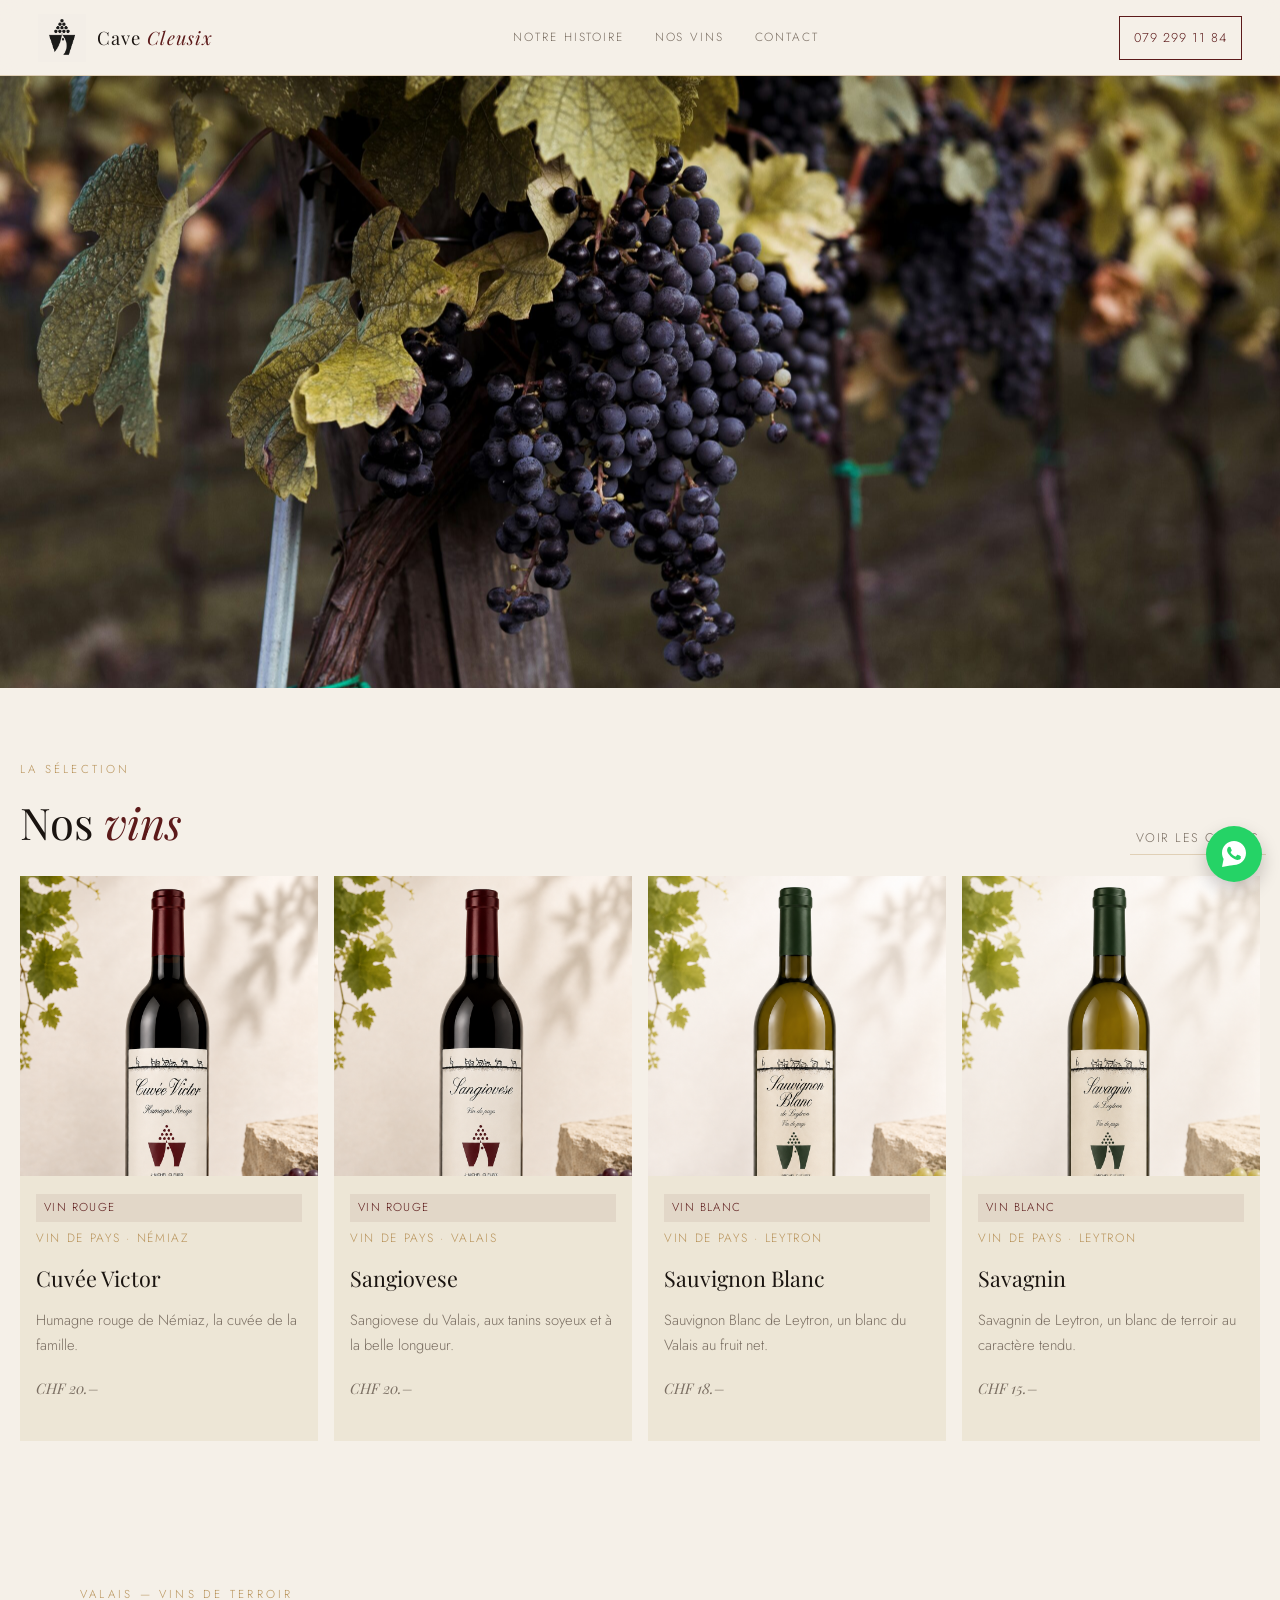
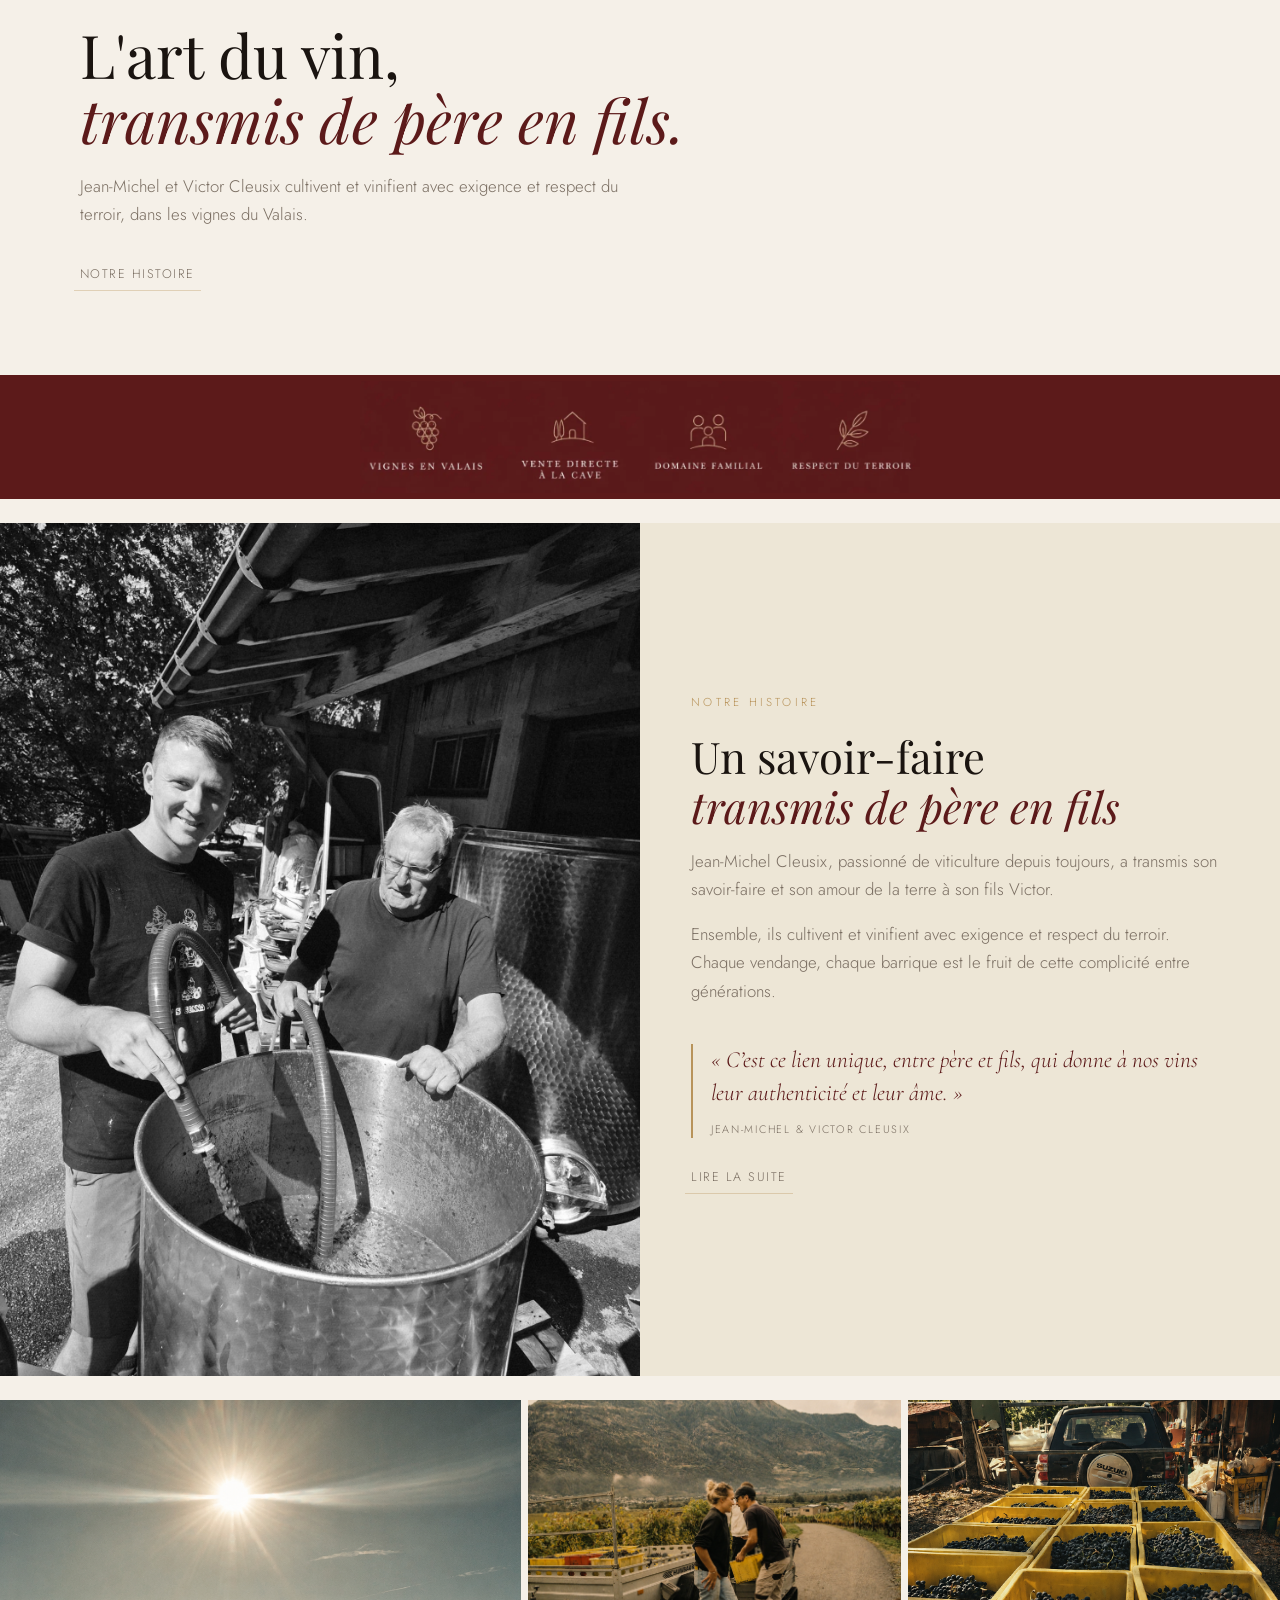
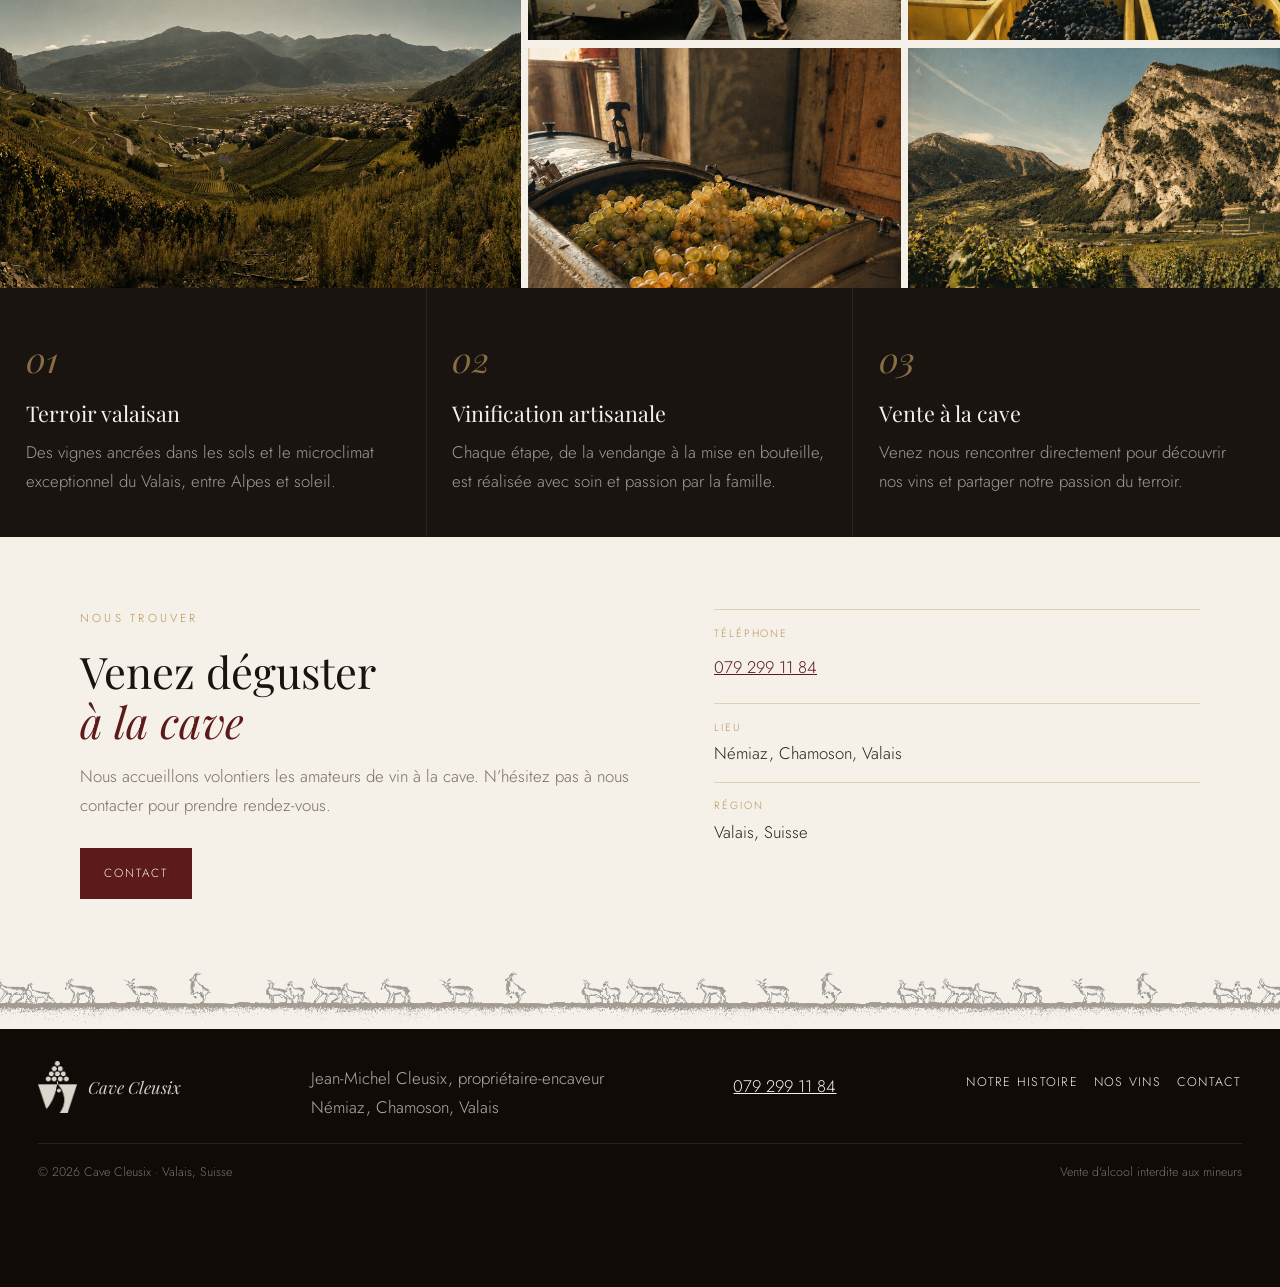
<file: index.html>
<!DOCTYPE html>
<html lang="fr">
<head>
  <meta charset="utf-8">
  <meta name="viewport" content="width=device-width, initial-scale=1">
  <title>Cave Cleusix — L’art du vin, transmis de père en fils</title>
  <meta name="description" content="Jean-Michel et Victor Cleusix cultivent et vinifient avec exigence et respect du terroir, dans les vignes du Valais.">
  <link rel="icon" href="images/logo.png">
  <link rel="preconnect" href="https://fonts.googleapis.com">
  <link rel="preconnect" href="https://fonts.gstatic.com" crossorigin>
  <link href="https://fonts.googleapis.com/css2?family=Cormorant+Garamond:ital,wght@0,500;1,500&amp;family=Jost:wght@300;400;500&amp;family=Playfair+Display:ital,wght@0,400;0,500;1,400;1,500&amp;display=swap" rel="stylesheet">
  <link rel="stylesheet" href="css/site.css">
</head>
<body>
  <a class="skip" href="#contenu">Aller au contenu</a>
  <header class="site-header">
    <a class="logo" href="index.html">
      <img src="images/logo.png" alt="">
      <span class="logo-name">Cave <em>Cleusix</em></span>
    </a>
    <button class="nav-toggle" type="button" aria-expanded="false" aria-controls="navigation">Menu</button>
    <nav class="site-nav" id="navigation" aria-label="Navigation">
      <ul>
          <li><a href="histoire.html">Notre histoire</a></li>
          <li><a href="vins.html">Nos vins</a></li>
          <li><a href="contact.html">Contact</a></li>
      </ul>
    </nav>
    <a class="nav-phone" href="tel:+41792991184">079 299 11 84</a>
  </header>
  <main id="contenu">

    <!-- Photo de vigne : média public « raisinpageaccueil » de cavecleusix.ch. -->
    <figure class="hero-photo">
      <img src="images/raisin-accueil.jpg" alt="Feuilles de vigne et grappes dans les vignes">
    </figure>

    <section class="section home-wines" id="selection" aria-labelledby="titre-vins">
      <div class="wrap-wide">
        <div class="section-head">
          <div>
            <p class="eyebrow">La sélection</p>
            <h2 class="section-title" id="titre-vins" style="margin:0">Nos <em>vins</em></h2>
          </div>
          <a class="text-link" href="vins.html">Voir les cuvées</a>
        </div>
        <div class="vin-grid">
          <article class="vin-card">
            <a class="photo" href="vins/cuvee-victor.html"><img src="images/cuvee-victor.png" alt="Bouteille de Cuvée Victor"></a>
            <div class="body">
              <span class="badge">Vin rouge</span>
              <span class="appellation">Vin de pays · Némiaz</span>
              <h3><a href="vins/cuvee-victor.html">Cuvée Victor</a></h3>
              <p>Humagne rouge de Némiaz, la cuvée de la famille.</p>
              <p class="price">CHF 20.–</p>
              <div id="product-component-cuvee-victor-home" class="shopify-button-mount" data-shopify-product="16660529709446" data-button-bg="#9d8467" data-button-hover="#8a7358"></div>
            </div>
          </article>
          <article class="vin-card">
            <a class="photo" href="vins/sangiovese.html"><img src="images/Sangiovese.png" alt="Bouteille de Sangiovese"></a>
            <div class="body">
              <span class="badge">Vin rouge</span>
              <span class="appellation">Vin de pays · Valais</span>
              <h3><a href="vins/sangiovese.html">Sangiovese</a></h3>
              <p>Sangiovese du Valais, aux tanins soyeux et à la belle longueur.</p>
              <p class="price">CHF 20.–</p>
              <div id="product-component-sangiovese-home" class="shopify-button-mount" data-shopify-product="16660526170502" data-button-bg="#9d8467" data-button-hover="#8a7358"></div>
            </div>
          </article>
          <article class="vin-card">
            <a class="photo" href="vins/sauvignon-blanc.html"><img src="images/SauvignonBlanc.png" alt="Bouteille de Sauvignon Blanc"></a>
            <div class="body">
              <span class="badge">Vin blanc</span>
              <span class="appellation">Vin de pays · Leytron</span>
              <h3><a href="vins/sauvignon-blanc.html">Sauvignon Blanc</a></h3>
              <p>Sauvignon Blanc de Leytron, un blanc du Valais au fruit net.</p>
              <p class="price">CHF 18.–</p>
              <div id="product-component-sauvignon-home" class="shopify-button-mount" data-shopify-product="16660517388678" data-button-bg="#9d8467" data-button-hover="#8a7358"></div>
            </div>
          </article>
          <article class="vin-card">
            <a class="photo" href="vins/savagnin.html"><img src="images/Savagnin.png" alt="Bouteille de Savagnin"></a>
            <div class="body">
              <span class="badge">Vin blanc</span>
              <span class="appellation">Vin de pays · Leytron</span>
              <h3><a href="vins/savagnin.html">Savagnin</a></h3>
              <p>Savagnin de Leytron, un blanc de terroir au caractère tendu.</p>
              <p class="price">CHF 15.–</p>
              <div id="product-component-savagnin-home" class="shopify-button-mount" data-shopify-product="16660500152710" data-button-bg="#9d8467" data-button-hover="#8a7358"></div>
            </div>
          </article>
        </div>
      </div>
    </section>

    <section class="section home-story" aria-labelledby="titre-histoire">
      <div class="wrap">
        <p class="eyebrow">Valais — Vins de terroir</p>
        <h1 id="titre-histoire">L'art du vin,<br><em>transmis de père en fils.</em></h1>
        <p class="lede">Jean-Michel et Victor Cleusix cultivent et vinifient avec exigence et respect du terroir, dans les vignes du Valais.</p>
        <p><a class="text-link" href="histoire.html">Notre histoire</a></p>
      </div>
    </section>

    <section class="band" aria-label="Le domaine">
      <img src="images/band-icons.png" alt="Vignes en Valais. Vente directe à la cave. Domaine familial. Respect du terroir.">
    </section>

    <section class="split" aria-labelledby="titre-savoir">
      <img src="images/vicetpap.jpeg" alt="Victor et Jean-Michel Cleusix à la cave">
      <div class="split-copy">
        <p class="eyebrow">Notre histoire</p>
        <h2 class="section-title" id="titre-savoir">Un savoir-faire<br><em>transmis de père en fils</em></h2>
        <div class="prose">
          <p>Jean-Michel Cleusix, passionné de viticulture depuis toujours, a transmis son savoir-faire et son amour de la terre à son fils Victor.</p>
          <p>Ensemble, ils cultivent et vinifient avec exigence et respect du terroir. Chaque vendange, chaque barrique est le fruit de cette complicité entre générations.</p>
        </div>
        <blockquote class="quote">
          <p>« C’est ce lien unique, entre père et fils, qui donne à nos vins leur authenticité et leur âme. »</p>
          <cite>Jean-Michel &amp; Victor Cleusix</cite>
        </blockquote>
        <p style="margin-top:1.4rem"><a class="text-link" href="histoire.html">Lire la suite</a></p>
      </div>
    </section>

    <section class="gallery" id="galerie" aria-label="Le domaine en images">
      <figure class="wide"><img src="images/paysage3lavueengrand.png" alt="Vignoble en terrasses et vallée valaisanne"></figure>
      <figure><img src="images/paysage8vendages.png" alt="Vendanges dans les vignes"></figure>
      <figure><img src="images/paysage1caissespleines.png" alt="Caissettes de raisin après la cueillette"></figure>
      <figure><img src="images/paysage6tonneux.png" alt="Raisin blanc à la cave"></figure>
      <figure><img src="images/paysage4vueleytron.png" alt="Rang de vignes face à la paroi rocheuse"></figure>
    </section>

    <section class="valeurs" aria-label="Ce qui nous guide">
      <article class="valeur">
        <div class="num">01</div>
        <h3>Terroir valaisan</h3>
        <p>Des vignes ancrées dans les sols et le microclimat exceptionnel du Valais, entre Alpes et soleil.</p>
      </article>
      <article class="valeur">
        <div class="num">02</div>
        <h3>Vinification artisanale</h3>
        <p>Chaque étape, de la vendange à la mise en bouteille, est réalisée avec soin et passion par la famille.</p>
      </article>
      <article class="valeur">
        <div class="num">03</div>
        <h3>Vente à la cave</h3>
        <p>Venez nous rencontrer directement pour découvrir nos vins et partager notre passion du terroir.</p>
      </article>
    </section>

    <section class="section" aria-labelledby="titre-contact">
      <div class="wrap contact-band">
        <div>
          <p class="eyebrow">Nous trouver</p>
          <h2 class="section-title" id="titre-contact">Venez déguster<br><em>à la cave</em></h2>
          <p class="lede">Nous accueillons volontiers les amateurs de vin à la cave. N’hésitez pas à nous contacter pour prendre rendez-vous.</p>
          <a class="btn" href="contact.html">Contact</a>
        </div>
        <div>
          <div class="detail"><span>Téléphone</span><a href="tel:+41792991184">079 299 11 84</a></div>
          <div class="detail"><span>Lieu</span><p style="margin:0">Némiaz, Chamoson, Valais</p></div>
          <div class="detail"><span>Région</span><p style="margin:0">Valais, Suisse</p></div>
        </div>
      </div>
    </section>

  </main>
  <div class="frise" role="presentation"></div>
  <footer class="site-footer">
    <div class="footer-grid">
      <div class="footer-brand">
        <img src="images/logo-grappe.png" alt="">
        <p class="footer-name">Cave Cleusix</p>
      </div>
      <p>Jean-Michel Cleusix, propriétaire-encaveur<br>Némiaz, Chamoson, Valais</p>
      <p><a href="tel:+41792991184">079 299 11 84</a></p>
      <ul class="footer-links">
        <li><a href="histoire.html">Notre histoire</a></li>
        <li><a href="vins.html">Nos vins</a></li>
        <li><a href="contact.html">Contact</a></li>
      </ul>
    </div>
    <div class="footer-bottom">
      <p>© 2026 Cave Cleusix · Valais, Suisse</p>
      <p>Vente d'alcool interdite aux mineurs</p>
    </div>
  </footer>
  <script src="js/site.js"></script>
  <script src="js/shopify-buy.js"></script>
</body>
</html>
</file>
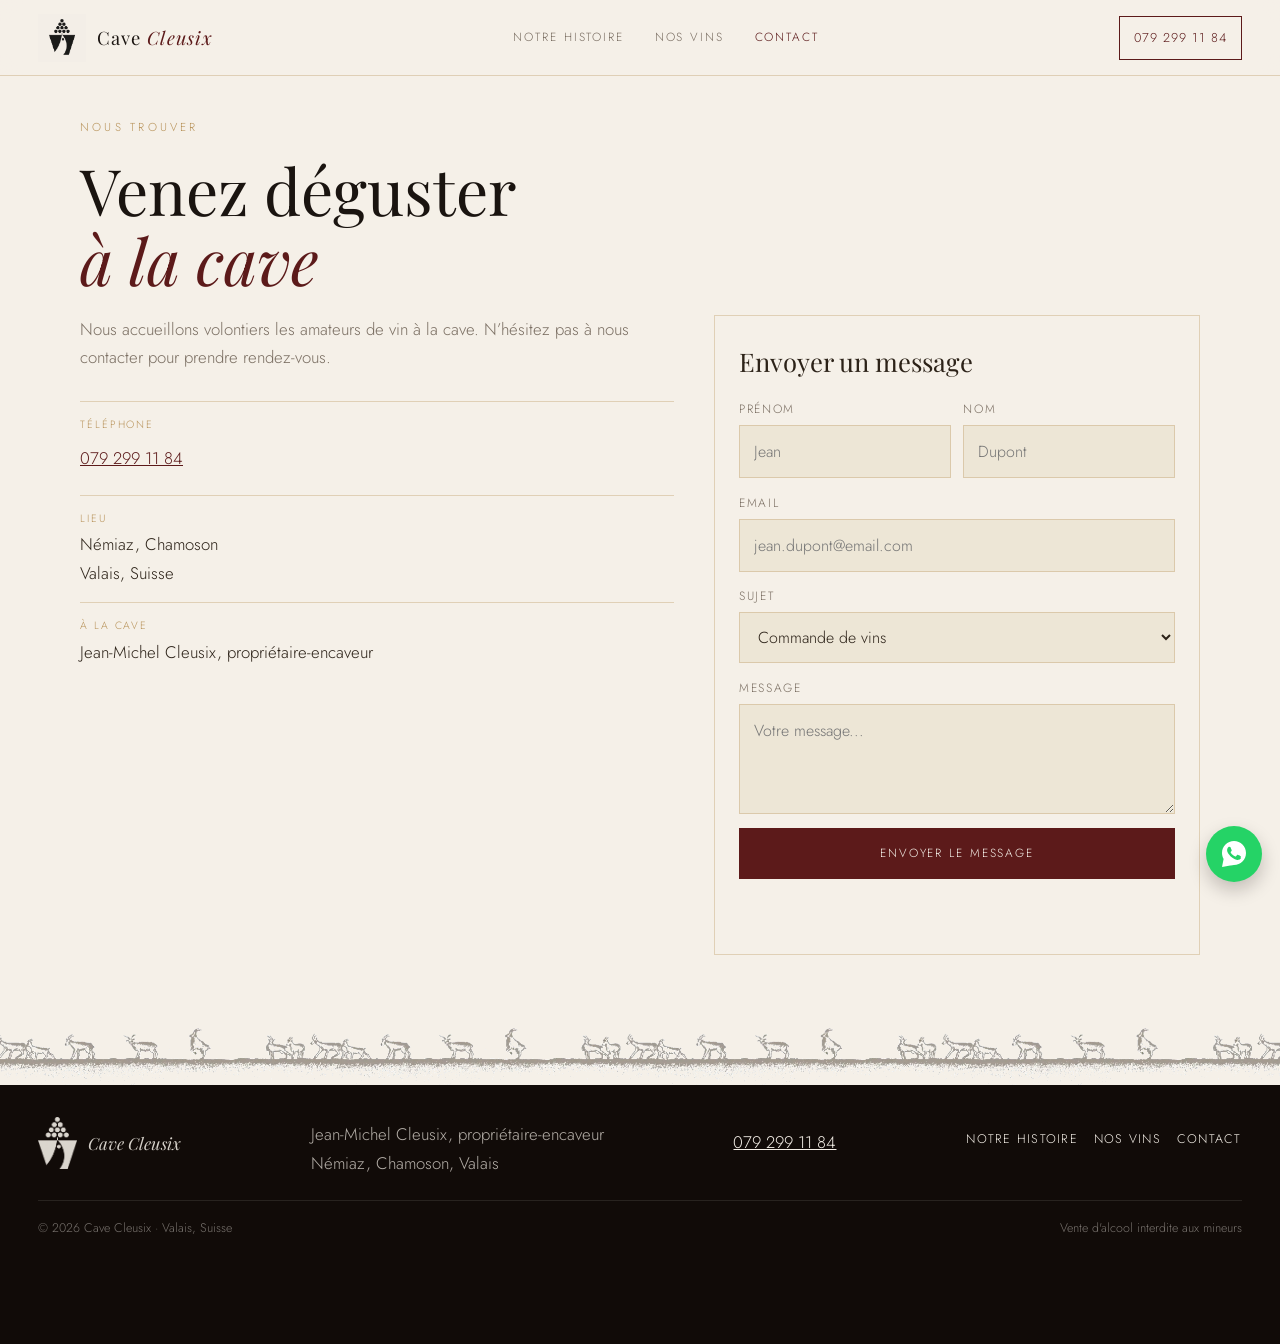
<file: contact.html>
<!DOCTYPE html>
<html lang="fr">
<head>
  <meta charset="utf-8">
  <meta name="viewport" content="width=device-width, initial-scale=1">
  <title>Contact — Cave Cleusix</title>
  <meta name="description" content="Téléphone 079 299 11 84. Cave Cleusix, Némiaz, Chamoson, Valais.">
  <link rel="icon" href="images/logo.png">
  <link rel="preconnect" href="https://fonts.googleapis.com">
  <link rel="preconnect" href="https://fonts.gstatic.com" crossorigin>
  <link href="https://fonts.googleapis.com/css2?family=Cormorant+Garamond:ital,wght@0,500;1,500&amp;family=Jost:wght@300;400;500&amp;family=Playfair+Display:ital,wght@0,400;0,500;1,400;1,500&amp;display=swap" rel="stylesheet">
  <link rel="stylesheet" href="css/site.css">
</head>
<body>
  <a class="skip" href="#contenu">Aller au contenu</a>
  <header class="site-header">
    <a class="logo" href="index.html">
      <img src="images/logo.png" alt="">
      <span class="logo-name">Cave <em>Cleusix</em></span>
    </a>
    <button class="nav-toggle" type="button" aria-expanded="false" aria-controls="navigation">Menu</button>
    <nav class="site-nav" id="navigation" aria-label="Navigation">
      <ul>
          <li><a href="histoire.html">Notre histoire</a></li>
          <li><a href="vins.html">Nos vins</a></li>
          <li><a href="contact.html" aria-current="page">Contact</a></li>
      </ul>
    </nav>
    <a class="nav-phone" href="tel:+41792991184">079 299 11 84</a>
  </header>
  <main id="contenu">

    <header class="page-hero">
      <div class="wrap">
        <p class="eyebrow">Nous trouver</p>
        <h1>Venez déguster<br><em>à la cave</em></h1>
      </div>
    </header>
    <section class="section" style="padding-top:0">
      <div class="wrap contact-band">
        <div>
          <p class="lede">Nous accueillons volontiers les amateurs de vin à la cave. N’hésitez pas à nous contacter pour prendre rendez-vous.</p>
          <div class="detail"><span>Téléphone</span><a href="tel:+41792991184">079 299 11 84</a></div>
          <div class="detail"><span>Lieu</span><p style="margin:0">Némiaz, Chamoson<br>Valais, Suisse</p></div>
          <div class="detail"><span>À la cave</span><p style="margin:0">Jean-Michel Cleusix, propriétaire-encaveur</p></div>
        </div>
        <form class="form" action="#" method="post" onsubmit="return false;">
          <h2>Envoyer un message</h2>
          <div class="form-row">
            <div class="field">
              <label for="prenom">Prénom</label>
              <input id="prenom" name="prenom" type="text" autocomplete="given-name" placeholder="Jean">
            </div>
            <div class="field">
              <label for="nom">Nom</label>
              <input id="nom" name="nom" type="text" autocomplete="family-name" placeholder="Dupont">
            </div>
          </div>
          <div class="field">
            <label for="email">Email</label>
            <input id="email" name="email" type="email" autocomplete="email" placeholder="jean.dupont@email.com">
          </div>
          <div class="field">
            <label for="sujet">Sujet</label>
            <select id="sujet" name="sujet">
              <option>Commande de vins</option>
              <option>Visite à la cave</option>
              <option>Dégustation</option>
              <option>Autre demande</option>
            </select>
          </div>
          <div class="field">
            <label for="message">Message</label>
            <textarea id="message" name="message" placeholder="Votre message..."></textarea>
          </div>
          <button class="btn" type="button" data-contact-send>Envoyer le message</button>
          <p class="form-status" data-contact-status role="status"></p>
        </form>
      </div>
    </section>

  </main>
  <div class="frise" role="presentation"></div>
  <footer class="site-footer">
    <div class="footer-grid">
      <div class="footer-brand">
        <img src="images/logo-grappe.png" alt="">
        <p class="footer-name">Cave Cleusix</p>
      </div>
      <p>Jean-Michel Cleusix, propriétaire-encaveur<br>Némiaz, Chamoson, Valais</p>
      <p><a href="tel:+41792991184">079 299 11 84</a></p>
      <ul class="footer-links">
        <li><a href="histoire.html">Notre histoire</a></li>
        <li><a href="vins.html">Nos vins</a></li>
        <li><a href="contact.html">Contact</a></li>
      </ul>
    </div>
    <div class="footer-bottom">
      <p>© 2026 Cave Cleusix · Valais, Suisse</p>
      <p>Vente d'alcool interdite aux mineurs</p>
    </div>
  </footer>
  <script src="js/site.js"></script>
</body>
</html>
</file>
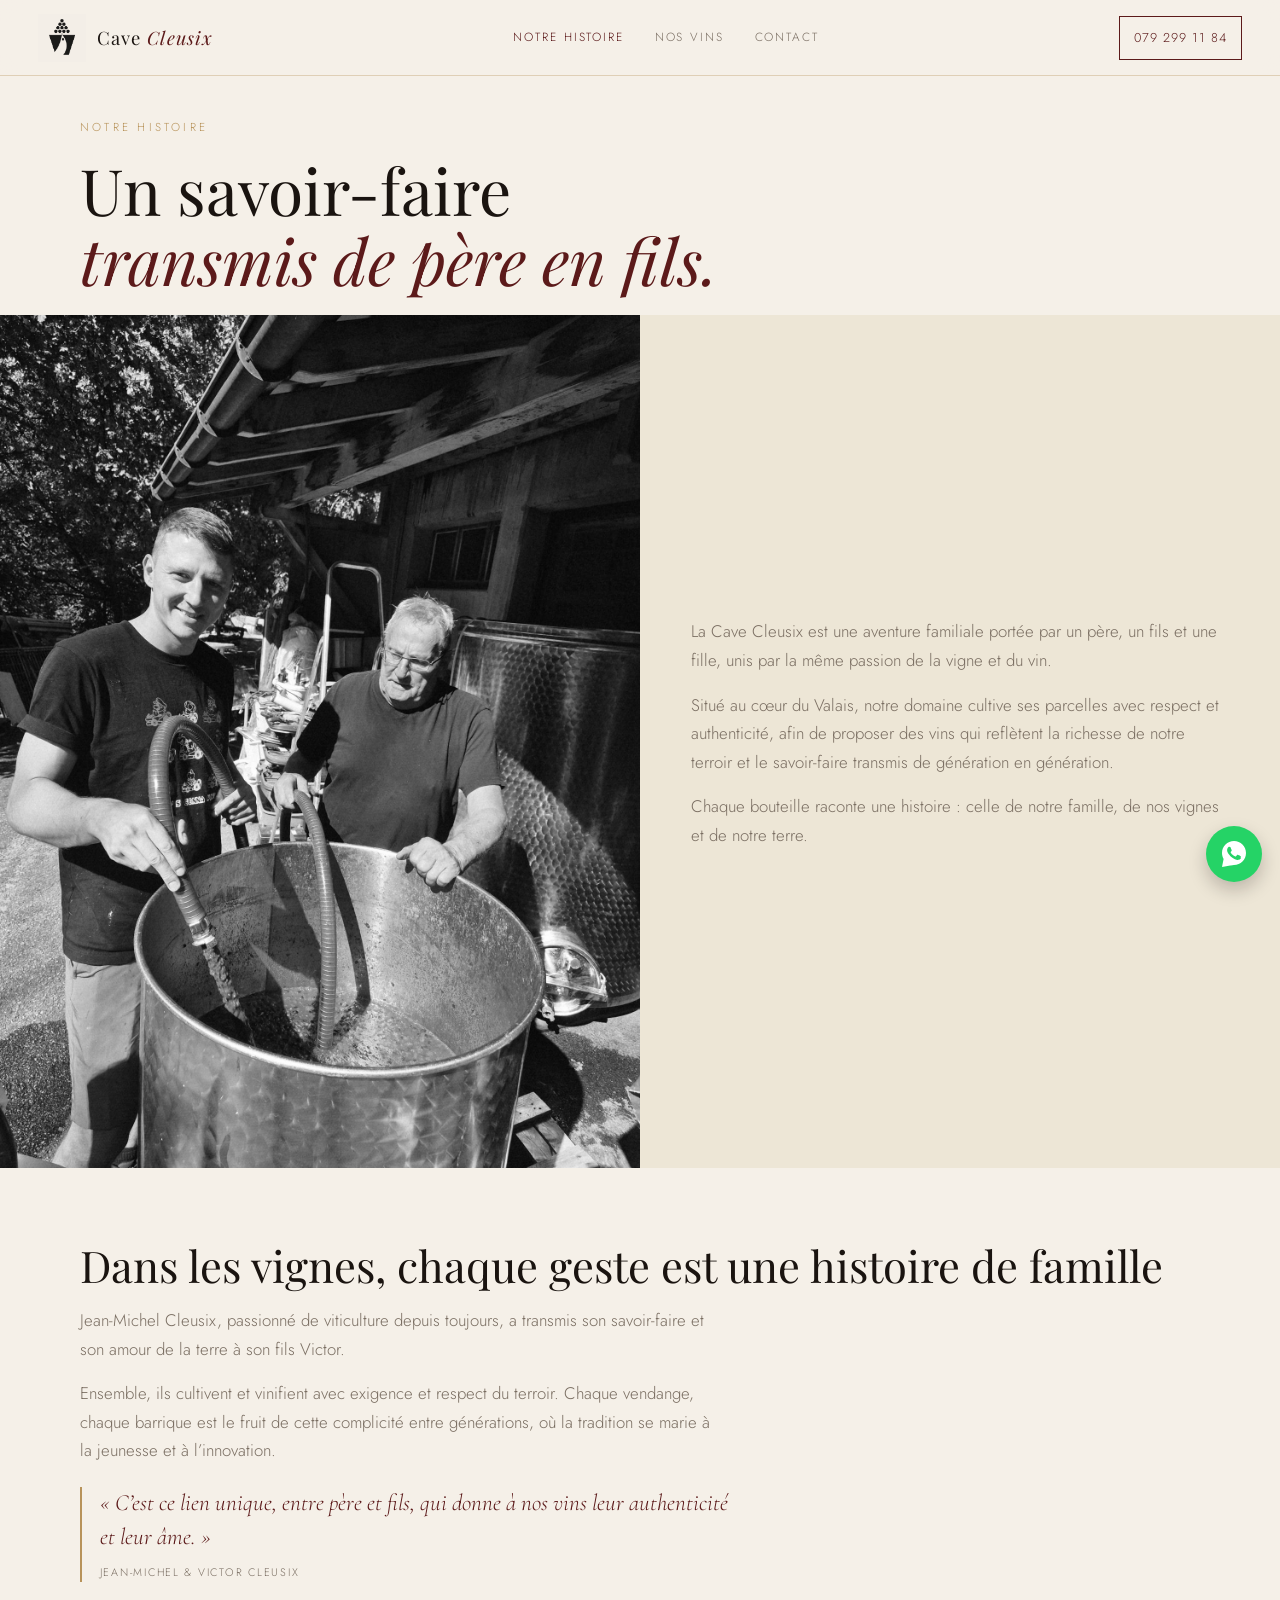
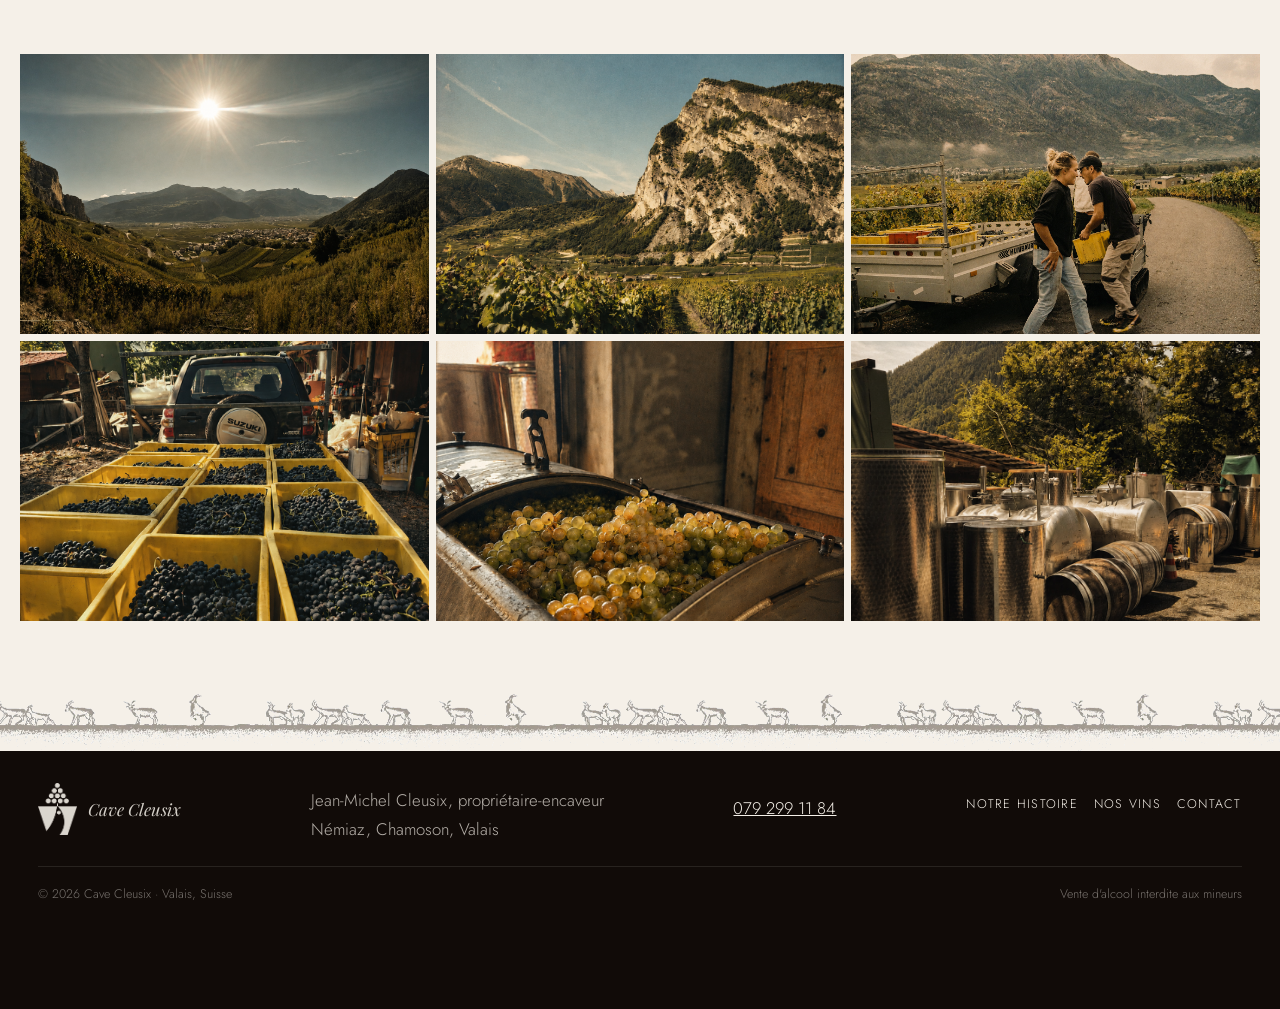
<file: histoire.html>
<!DOCTYPE html>
<html lang="fr">
<head>
  <meta charset="utf-8">
  <meta name="viewport" content="width=device-width, initial-scale=1">
  <title>Notre histoire — Cave Cleusix</title>
  <meta name="description" content="Un savoir-faire transmis de père en fils. La Cave Cleusix, domaine familial à Némiaz, Chamoson, Valais.">
  <link rel="icon" href="images/logo.png">
  <link rel="preconnect" href="https://fonts.googleapis.com">
  <link rel="preconnect" href="https://fonts.gstatic.com" crossorigin>
  <link href="https://fonts.googleapis.com/css2?family=Cormorant+Garamond:ital,wght@0,500;1,500&amp;family=Jost:wght@300;400;500&amp;family=Playfair+Display:ital,wght@0,400;0,500;1,400;1,500&amp;display=swap" rel="stylesheet">
  <link rel="stylesheet" href="css/site.css">
</head>
<body>
  <a class="skip" href="#contenu">Aller au contenu</a>
  <header class="site-header">
    <a class="logo" href="index.html">
      <img src="images/logo.png" alt="">
      <span class="logo-name">Cave <em>Cleusix</em></span>
    </a>
    <button class="nav-toggle" type="button" aria-expanded="false" aria-controls="navigation">Menu</button>
    <nav class="site-nav" id="navigation" aria-label="Navigation">
      <ul>
          <li><a href="histoire.html" aria-current="page">Notre histoire</a></li>
          <li><a href="vins.html">Nos vins</a></li>
          <li><a href="contact.html">Contact</a></li>
      </ul>
    </nav>
    <a class="nav-phone" href="tel:+41792991184">079 299 11 84</a>
  </header>
  <main id="contenu">

    <header class="page-hero">
      <div class="wrap">
        <p class="eyebrow">Notre histoire</p>
        <h1>Un savoir-faire<br><em>transmis de père en fils.</em></h1>
      </div>
    </header>
    <section class="split">
      <img src="images/vicetpap.jpeg" alt="Victor et Jean-Michel Cleusix à la cave">
      <div class="split-copy prose">
        <p>La Cave Cleusix est une aventure familiale portée par un père, un fils et une fille, unis par la même passion de la vigne et du vin.</p>
        <p>Situé au cœur du Valais, notre domaine cultive ses parcelles avec respect et authenticité, afin de proposer des vins qui reflètent la richesse de notre terroir et le savoir-faire transmis de génération en génération.</p>
        <p>Chaque bouteille raconte une histoire : celle de notre famille, de nos vignes et de notre terre.</p>
      </div>
    </section>
    <section class="section story-extra">
      <div class="wrap prose">
        <h2 class="section-title">Dans les vignes, chaque geste est une histoire de famille</h2>
        <p>Jean-Michel Cleusix, passionné de viticulture depuis toujours, a transmis son savoir-faire et son amour de la terre à son fils Victor.</p>
        <p>Ensemble, ils cultivent et vinifient avec exigence et respect du terroir. Chaque vendange, chaque barrique est le fruit de cette complicité entre générations, où la tradition se marie à la jeunesse et à l’innovation.</p>
        <blockquote class="quote">
          <p>« C’est ce lien unique, entre père et fils, qui donne à nos vins leur authenticité et leur âme. »</p>
          <cite>Jean-Michel &amp; Victor Cleusix</cite>
        </blockquote>
      </div>
    </section>
    <section class="section" aria-label="Photographies du domaine" style="padding-top:0">
      <div class="wrap-wide gallery-page">
        <figure><img src="images/paysage3lavueengrand.png" alt="Vignoble en terrasses et vallée valaisanne"></figure>
        <figure><img src="images/paysage4vueleytron.png" alt="Rang de vignes face à la paroi rocheuse"></figure>
        <figure><img src="images/paysage8vendages.png" alt="Vendanges dans les vignes"></figure>
        <figure><img src="images/paysage1caissespleines.png" alt="Caissettes de raisin après la cueillette"></figure>
        <figure><img src="images/paysage6tonneux.png" alt="Raisin blanc à la cave"></figure>
        <figure><img src="images/paysage7nera.png" alt="Cuves et fûts devant la cave"></figure>
      </div>
    </section>

  </main>
  <div class="frise" role="presentation"></div>
  <footer class="site-footer">
    <div class="footer-grid">
      <div class="footer-brand">
        <img src="images/logo-grappe.png" alt="">
        <p class="footer-name">Cave Cleusix</p>
      </div>
      <p>Jean-Michel Cleusix, propriétaire-encaveur<br>Némiaz, Chamoson, Valais</p>
      <p><a href="tel:+41792991184">079 299 11 84</a></p>
      <ul class="footer-links">
        <li><a href="histoire.html">Notre histoire</a></li>
        <li><a href="vins.html">Nos vins</a></li>
        <li><a href="contact.html">Contact</a></li>
      </ul>
    </div>
    <div class="footer-bottom">
      <p>© 2026 Cave Cleusix · Valais, Suisse</p>
      <p>Vente d'alcool interdite aux mineurs</p>
    </div>
  </footer>
  <script src="js/site.js"></script>
</body>
</html>
</file>
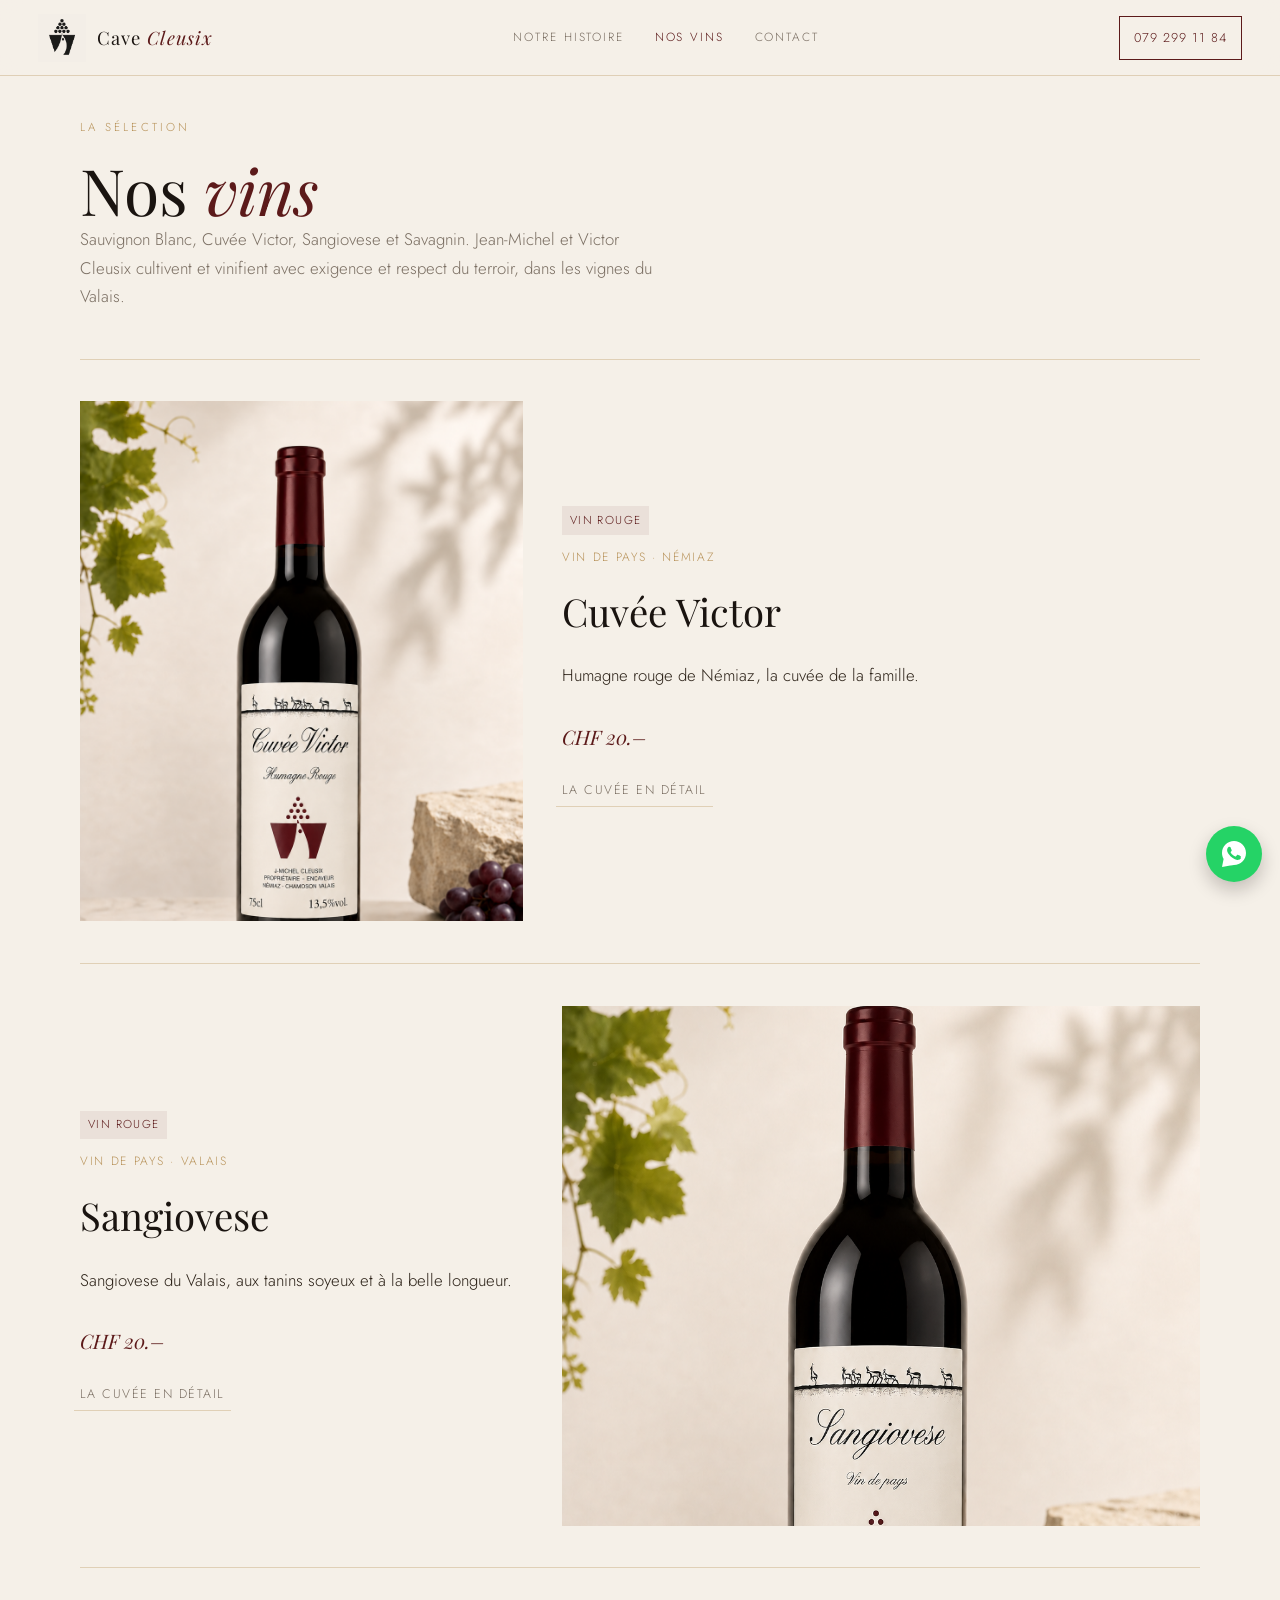
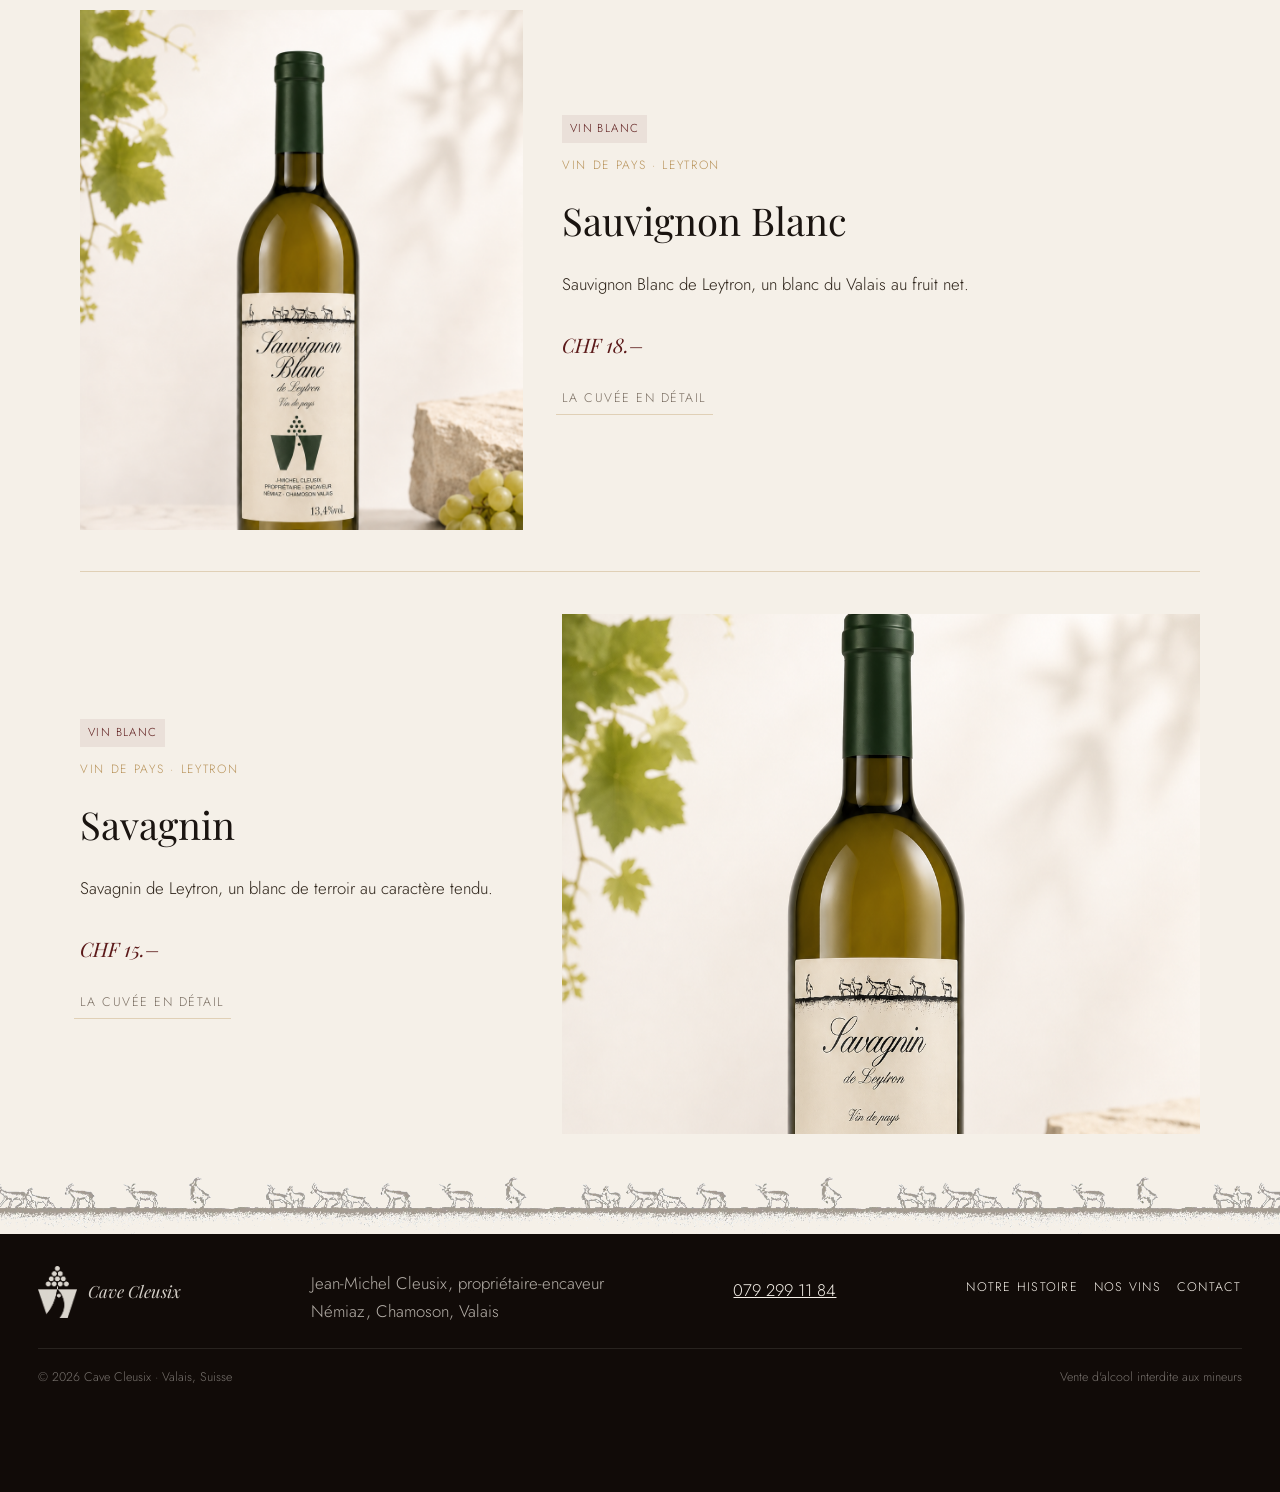
<file: vins.html>
<!DOCTYPE html>
<html lang="fr">
<head>
  <meta charset="utf-8">
  <meta name="viewport" content="width=device-width, initial-scale=1">
  <title>Nos vins — Cave Cleusix</title>
  <meta name="description" content="Sauvignon Blanc, Cuvée Victor, Sangiovese et Savagnin.">
  <link rel="icon" href="images/logo.png">
  <link rel="preconnect" href="https://fonts.googleapis.com">
  <link rel="preconnect" href="https://fonts.gstatic.com" crossorigin>
  <link href="https://fonts.googleapis.com/css2?family=Cormorant+Garamond:ital,wght@0,500;1,500&amp;family=Jost:wght@300;400;500&amp;family=Playfair+Display:ital,wght@0,400;0,500;1,400;1,500&amp;display=swap" rel="stylesheet">
  <link rel="stylesheet" href="css/site.css">
</head>
<body>
  <a class="skip" href="#contenu">Aller au contenu</a>
  <header class="site-header">
    <a class="logo" href="index.html">
      <img src="images/logo.png" alt="">
      <span class="logo-name">Cave <em>Cleusix</em></span>
    </a>
    <button class="nav-toggle" type="button" aria-expanded="false" aria-controls="navigation">Menu</button>
    <nav class="site-nav" id="navigation" aria-label="Navigation">
      <ul>
          <li><a href="histoire.html">Notre histoire</a></li>
          <li><a href="vins.html" aria-current="page">Nos vins</a></li>
          <li><a href="contact.html">Contact</a></li>
      </ul>
    </nav>
    <a class="nav-phone" href="tel:+41792991184">079 299 11 84</a>
  </header>
  <main id="contenu">

    <header class="page-hero">
      <div class="wrap">
        <p class="eyebrow">La sélection</p>
        <h1>Nos <em>vins</em></h1>
        <p class="lede">Sauvignon Blanc, Cuvée Victor, Sangiovese et Savagnin. Jean-Michel et Victor Cleusix cultivent et vinifient avec exigence et respect du terroir, dans les vignes du Valais.</p>
      </div>
    </header>
    <div class="wrap">

      <article class="wine-block" id="cuvee-victor">
        <figure><img src="images/cuvee-victor.png" alt="Bouteille de Cuvée Victor"></figure>
        <div class="wine-copy">
          <span class="badge">Vin rouge</span>
          <p class="appellation">Vin de pays · Némiaz</p>
          <h2>Cuvée Victor</h2>
          <p>Humagne rouge de Némiaz, la cuvée de la famille.</p>
          <p class="price">CHF 20.–</p>
          <div id="product-component-cuvee-victor-list" class="shopify-button-mount" data-shopify-product="16660529709446" data-button-bg="#9d8467" data-button-hover="#8a7358"></div>
          <p style="margin-top:1rem"><a class="text-link" href="vins/cuvee-victor.html">La cuvée en détail</a></p>
        </div>
      </article>

      <article class="wine-block reverse" id="sangiovese">
        <figure><img src="images/Sangiovese.png" alt="Bouteille de Sangiovese"></figure>
        <div class="wine-copy">
          <span class="badge">Vin rouge</span>
          <p class="appellation">Vin de pays · Valais</p>
          <h2>Sangiovese</h2>
          <p>Sangiovese du Valais, aux tanins soyeux et à la belle longueur.</p>
          <p class="price">CHF 20.–</p>
          <div id="product-component-sangiovese-list" class="shopify-button-mount" data-shopify-product="16660526170502" data-button-bg="#9d8467" data-button-hover="#8a7358"></div>
          <p style="margin-top:1rem"><a class="text-link" href="vins/sangiovese.html">La cuvée en détail</a></p>
        </div>
      </article>

      <article class="wine-block" id="sauvignon-blanc">
        <figure><img src="images/SauvignonBlanc.png" alt="Bouteille de Sauvignon Blanc"></figure>
        <div class="wine-copy">
          <span class="badge">Vin blanc</span>
          <p class="appellation">Vin de pays · Leytron</p>
          <h2>Sauvignon Blanc</h2>
          <p>Sauvignon Blanc de Leytron, un blanc du Valais au fruit net.</p>
          <p class="price">CHF 18.–</p>
          <div id="product-component-sauvignon-list" class="shopify-button-mount" data-shopify-product="16660517388678" data-button-bg="#9d8467" data-button-hover="#8a7358"></div>
          <p style="margin-top:1rem"><a class="text-link" href="vins/sauvignon-blanc.html">La cuvée en détail</a></p>
        </div>
      </article>

      <article class="wine-block reverse" id="savagnin">
        <figure><img src="images/Savagnin.png" alt="Bouteille de Savagnin"></figure>
        <div class="wine-copy">
          <span class="badge">Vin blanc</span>
          <p class="appellation">Vin de pays · Leytron</p>
          <h2>Savagnin</h2>
          <p>Savagnin de Leytron, un blanc de terroir au caractère tendu.</p>
          <p class="price">CHF 15.–</p>
          <div id="product-component-savagnin-list" class="shopify-button-mount" data-shopify-product="16660500152710" data-button-bg="#9d8467" data-button-hover="#8a7358"></div>
          <p style="margin-top:1rem"><a class="text-link" href="vins/savagnin.html">La cuvée en détail</a></p>
        </div>
      </article>
    </div>

  </main>
  <div class="frise" role="presentation"></div>
  <footer class="site-footer">
    <div class="footer-grid">
      <div class="footer-brand">
        <img src="images/logo-grappe.png" alt="">
        <p class="footer-name">Cave Cleusix</p>
      </div>
      <p>Jean-Michel Cleusix, propriétaire-encaveur<br>Némiaz, Chamoson, Valais</p>
      <p><a href="tel:+41792991184">079 299 11 84</a></p>
      <ul class="footer-links">
        <li><a href="histoire.html">Notre histoire</a></li>
        <li><a href="vins.html">Nos vins</a></li>
        <li><a href="contact.html">Contact</a></li>
      </ul>
    </div>
    <div class="footer-bottom">
      <p>© 2026 Cave Cleusix · Valais, Suisse</p>
      <p>Vente d'alcool interdite aux mineurs</p>
    </div>
  </footer>
  <script src="js/site.js"></script>
  <script src="js/shopify-buy.js"></script>
</body>
</html>
</file>
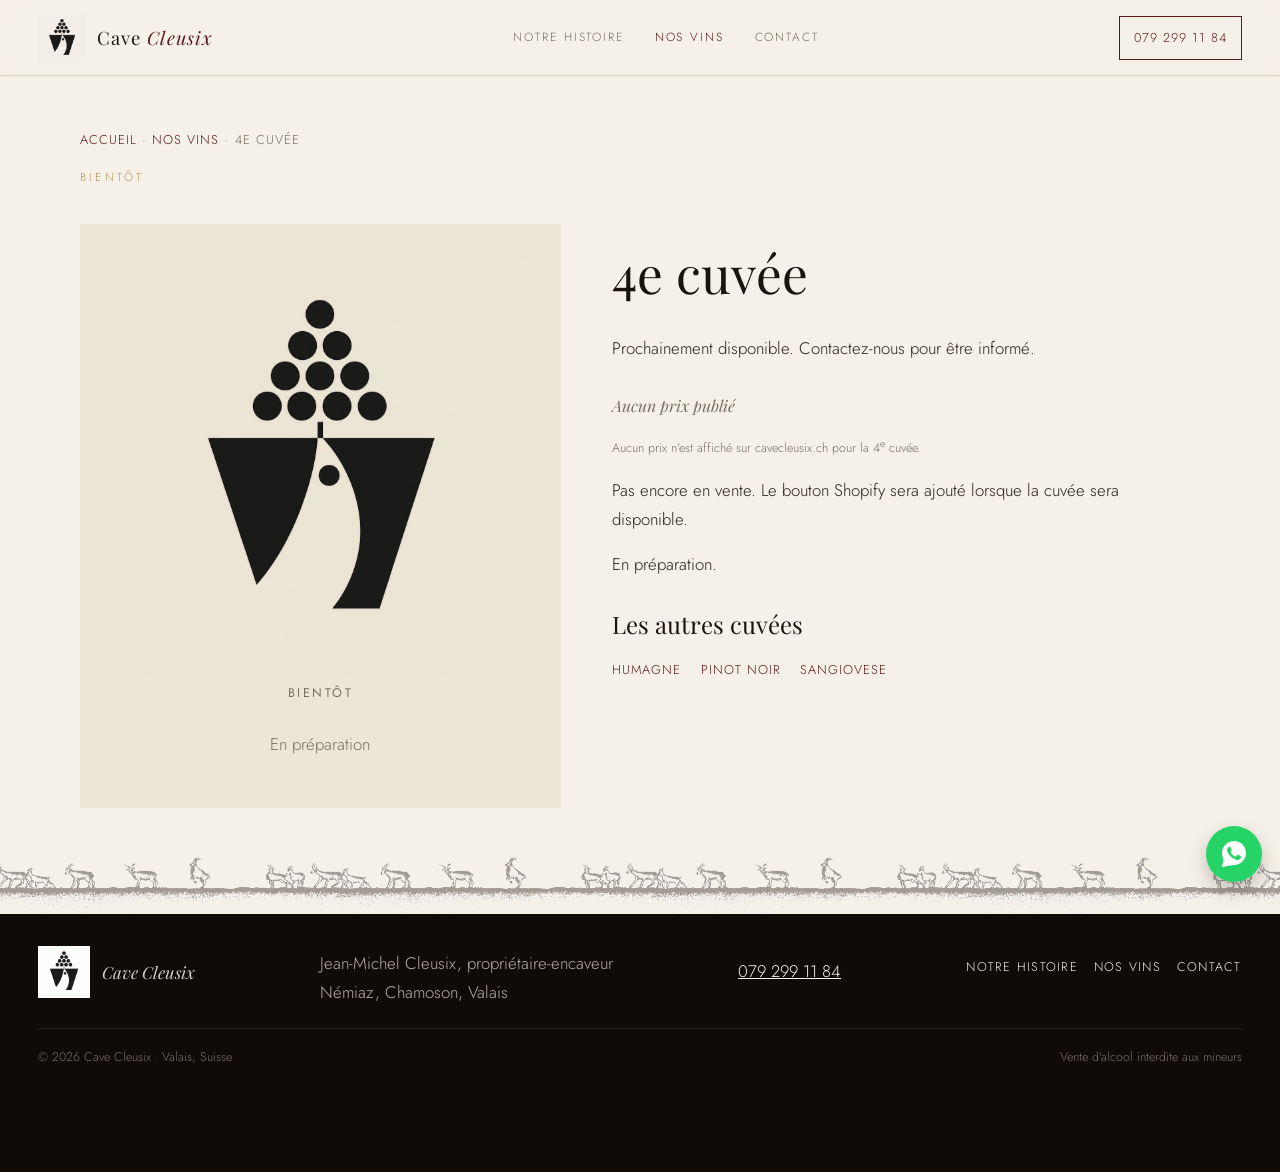
<file: vins/4e-cuvee.html>
<!DOCTYPE html>
<html lang="fr">
<head>
  <meta charset="utf-8">
  <meta name="viewport" content="width=device-width, initial-scale=1">
  <title>4e cuvée — Cave Cleusix</title>
  <meta name="description" content="Prochainement disponible. Contactez-nous pour être informé.">
  <link rel="icon" href="../images/logo.png">
  <link rel="preconnect" href="https://fonts.googleapis.com">
  <link rel="preconnect" href="https://fonts.gstatic.com" crossorigin>
  <link href="https://fonts.googleapis.com/css2?family=Cormorant+Garamond:ital,wght@0,500;1,500&amp;family=Jost:wght@300;400;500&amp;family=Playfair+Display:ital,wght@0,400;0,500;1,400;1,500&amp;display=swap" rel="stylesheet">
  <link rel="stylesheet" href="../css/site.css">
</head>
<body>
  <a class="skip" href="#contenu">Aller au contenu</a>
  <header class="site-header">
    <a class="logo" href="../index.html">
      <img src="../images/logo.png" alt="">
      <span class="logo-name">Cave <em>Cleusix</em></span>
    </a>
    <button class="nav-toggle" type="button" aria-expanded="false" aria-controls="navigation">Menu</button>
    <nav class="site-nav" id="navigation" aria-label="Navigation">
      <ul>
          <li><a href="../histoire.html">Notre histoire</a></li>
          <li><a href="../vins.html" aria-current="page">Nos vins</a></li>
          <li><a href="../contact.html">Contact</a></li>
      </ul>
    </nav>
    <a class="nav-phone" href="tel:+41792991184">079 299 11 84</a>
  </header>
  <main id="contenu">

    <header class="page-hero">
      <div class="wrap">
        <p class="crumbs"><a href="../index.html">Accueil</a> · <a href="../vins.html">Nos vins</a> · 4e cuvée</p>
        <p class="eyebrow">Bientôt</p>
      </div>
    </header>
    <article class="wrap product">
      <div class="product-photo"><div class="soon-panel">
          <img src="../images/logo.png" alt="">
          <strong>Bientôt</strong>
          <p>En préparation</p>
        </div></div>
      <div class="wine-copy">
        <h1>4e cuvée</h1>
        <p class="lead">Prochainement disponible. Contactez-nous pour être informé.</p>
        <p class="price is-empty">Aucun prix publié</p><p class="price-source">Aucun prix n’est affiché sur cavecleusix.ch pour la 4<sup>e</sup> cuvée.</p>
        <!-- Bouton d'achat Shopify : laisser ce nœud vide. Coller ici le Buy Button lorsque le produit existera. Pas de paiement sur ce site. -->
        <p class="buy-note">Pas encore en vente. Le bouton Shopify sera ajouté lorsque la cuvée sera disponible.</p>
        <div id="shopify-buy-4e-cuvee" class="shopify-buy" data-shopify-buy="4e-cuvee"></div>
        <p>En préparation.</p>

        <h2 class="section-title" style="font-size:1.5rem;margin-top:2rem">Les autres cuvées</h2>
        <ul class="siblings">
          <li><a href="humagne-rouge.html">Humagne</a></li>
          <li><a href="pinot-noir.html">Pinot Noir</a></li>
          <li><a href="sangiovese.html">Sangiovese</a></li>
        </ul>
      </div>
    </article>

  </main>
  <div class="frise" role="presentation"></div>
  <footer class="site-footer">
    <div class="footer-grid">
      <div class="footer-brand">
        <img src="../images/logo.png" alt="">
        <p class="footer-name">Cave Cleusix</p>
      </div>
      <p>Jean-Michel Cleusix, propriétaire-encaveur<br>Némiaz, Chamoson, Valais</p>
      <p><a href="tel:+41792991184">079 299 11 84</a></p>
      <ul class="footer-links">
        <li><a href="../histoire.html">Notre histoire</a></li>
        <li><a href="../vins.html">Nos vins</a></li>
        <li><a href="../contact.html">Contact</a></li>
      </ul>
    </div>
    <div class="footer-bottom">
      <p>© 2026 Cave Cleusix · Valais, Suisse</p>
      <p>Vente d'alcool interdite aux mineurs</p>
    </div>
  </footer>
  <script src="../js/site.js"></script>
</body>
</html>
</file>
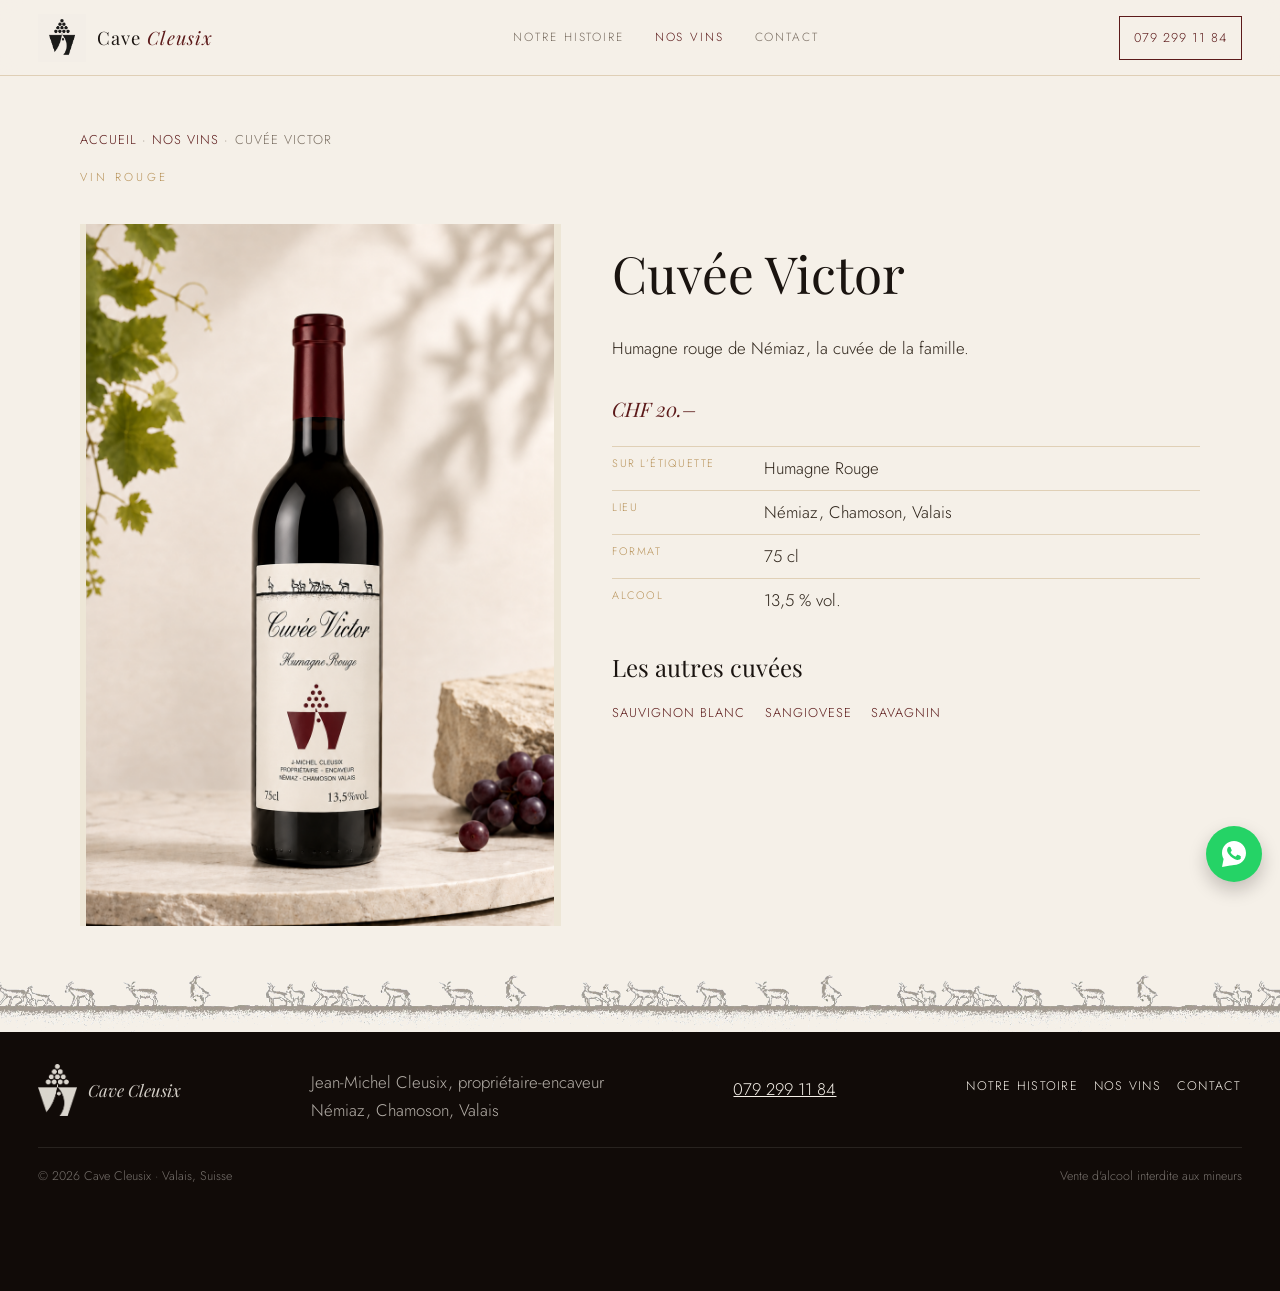
<file: vins/cuvee-victor.html>
<!DOCTYPE html>
<html lang="fr">
<head>
  <meta charset="utf-8">
  <meta name="viewport" content="width=device-width, initial-scale=1">
  <title>Cuvée Victor — Cave Cleusix</title>
  <meta name="description" content="Humagne rouge de Némiaz, la cuvée de la famille. CHF 20.">
  <link rel="icon" href="../images/logo.png">
  <link rel="preconnect" href="https://fonts.googleapis.com">
  <link rel="preconnect" href="https://fonts.gstatic.com" crossorigin>
  <link href="https://fonts.googleapis.com/css2?family=Cormorant+Garamond:ital,wght@0,500;1,500&amp;family=Jost:wght@300;400;500&amp;family=Playfair+Display:ital,wght@0,400;0,500;1,400;1,500&amp;display=swap" rel="stylesheet">
  <link rel="stylesheet" href="../css/site.css">
</head>
<body>
  <a class="skip" href="#contenu">Aller au contenu</a>
  <header class="site-header">
    <a class="logo" href="../index.html">
      <img src="../images/logo.png" alt="">
      <span class="logo-name">Cave <em>Cleusix</em></span>
    </a>
    <button class="nav-toggle" type="button" aria-expanded="false" aria-controls="navigation">Menu</button>
    <nav class="site-nav" id="navigation" aria-label="Navigation">
      <ul>
          <li><a href="../histoire.html">Notre histoire</a></li>
          <li><a href="../vins.html" aria-current="page">Nos vins</a></li>
          <li><a href="../contact.html">Contact</a></li>
      </ul>
    </nav>
    <a class="nav-phone" href="tel:+41792991184">079 299 11 84</a>
  </header>
  <main id="contenu">

    <header class="page-hero">
      <div class="wrap">
        <p class="crumbs"><a href="../index.html">Accueil</a> · <a href="../vins.html">Nos vins</a> · Cuvée Victor</p>
        <p class="eyebrow">Vin rouge</p>
      </div>
    </header>
    <article class="wrap product">
      <div class="product-photo"><img src="../images/cuvee-victor.png" alt="Bouteille de Cuvée Victor, Cave Cleusix"></div>
      <div class="wine-copy">
        <h1>Cuvée Victor</h1>
        <p class="lead">Humagne rouge de Némiaz, la cuvée de la famille.</p>
        <!-- Prix : CHF 20, liste donnée par la cave. -->
        <p class="price">CHF 20.–</p>
        <div id="product-component-cuvee-victor-page" class="shopify-button-mount" data-shopify-product="16660529709446" data-button-bg="#9d8467" data-button-hover="#8a7358"></div>
        <dl class="facts">
          <div><dt>Sur l’étiquette</dt><dd>Humagne Rouge</dd></div>
          <div><dt>Lieu</dt><dd>Némiaz, Chamoson, Valais</dd></div>
          <div><dt>Format</dt><dd>75 cl</dd></div>
          <div><dt>Alcool</dt><dd>13,5 % vol.</dd></div>
        </dl>
        <h2 class="section-title" style="font-size:1.5rem;margin-top:2rem">Les autres cuvées</h2>
        <ul class="siblings">
          <li><a href="sauvignon-blanc.html">Sauvignon Blanc</a></li>
          <li><a href="sangiovese.html">Sangiovese</a></li>
          <li><a href="savagnin.html">Savagnin</a></li>
        </ul>
      </div>
    </article>

  </main>
  <div class="frise" role="presentation"></div>
  <footer class="site-footer">
    <div class="footer-grid">
      <div class="footer-brand">
        <img src="../images/logo-grappe.png" alt="">
        <p class="footer-name">Cave Cleusix</p>
      </div>
      <p>Jean-Michel Cleusix, propriétaire-encaveur<br>Némiaz, Chamoson, Valais</p>
      <p><a href="tel:+41792991184">079 299 11 84</a></p>
      <ul class="footer-links">
        <li><a href="../histoire.html">Notre histoire</a></li>
        <li><a href="../vins.html">Nos vins</a></li>
        <li><a href="../contact.html">Contact</a></li>
      </ul>
    </div>
    <div class="footer-bottom">
      <p>© 2026 Cave Cleusix · Valais, Suisse</p>
      <p>Vente d'alcool interdite aux mineurs</p>
    </div>
  </footer>
  <script src="../js/site.js"></script>
  <script src="../js/shopify-buy.js"></script>
</body>
</html>
</file>
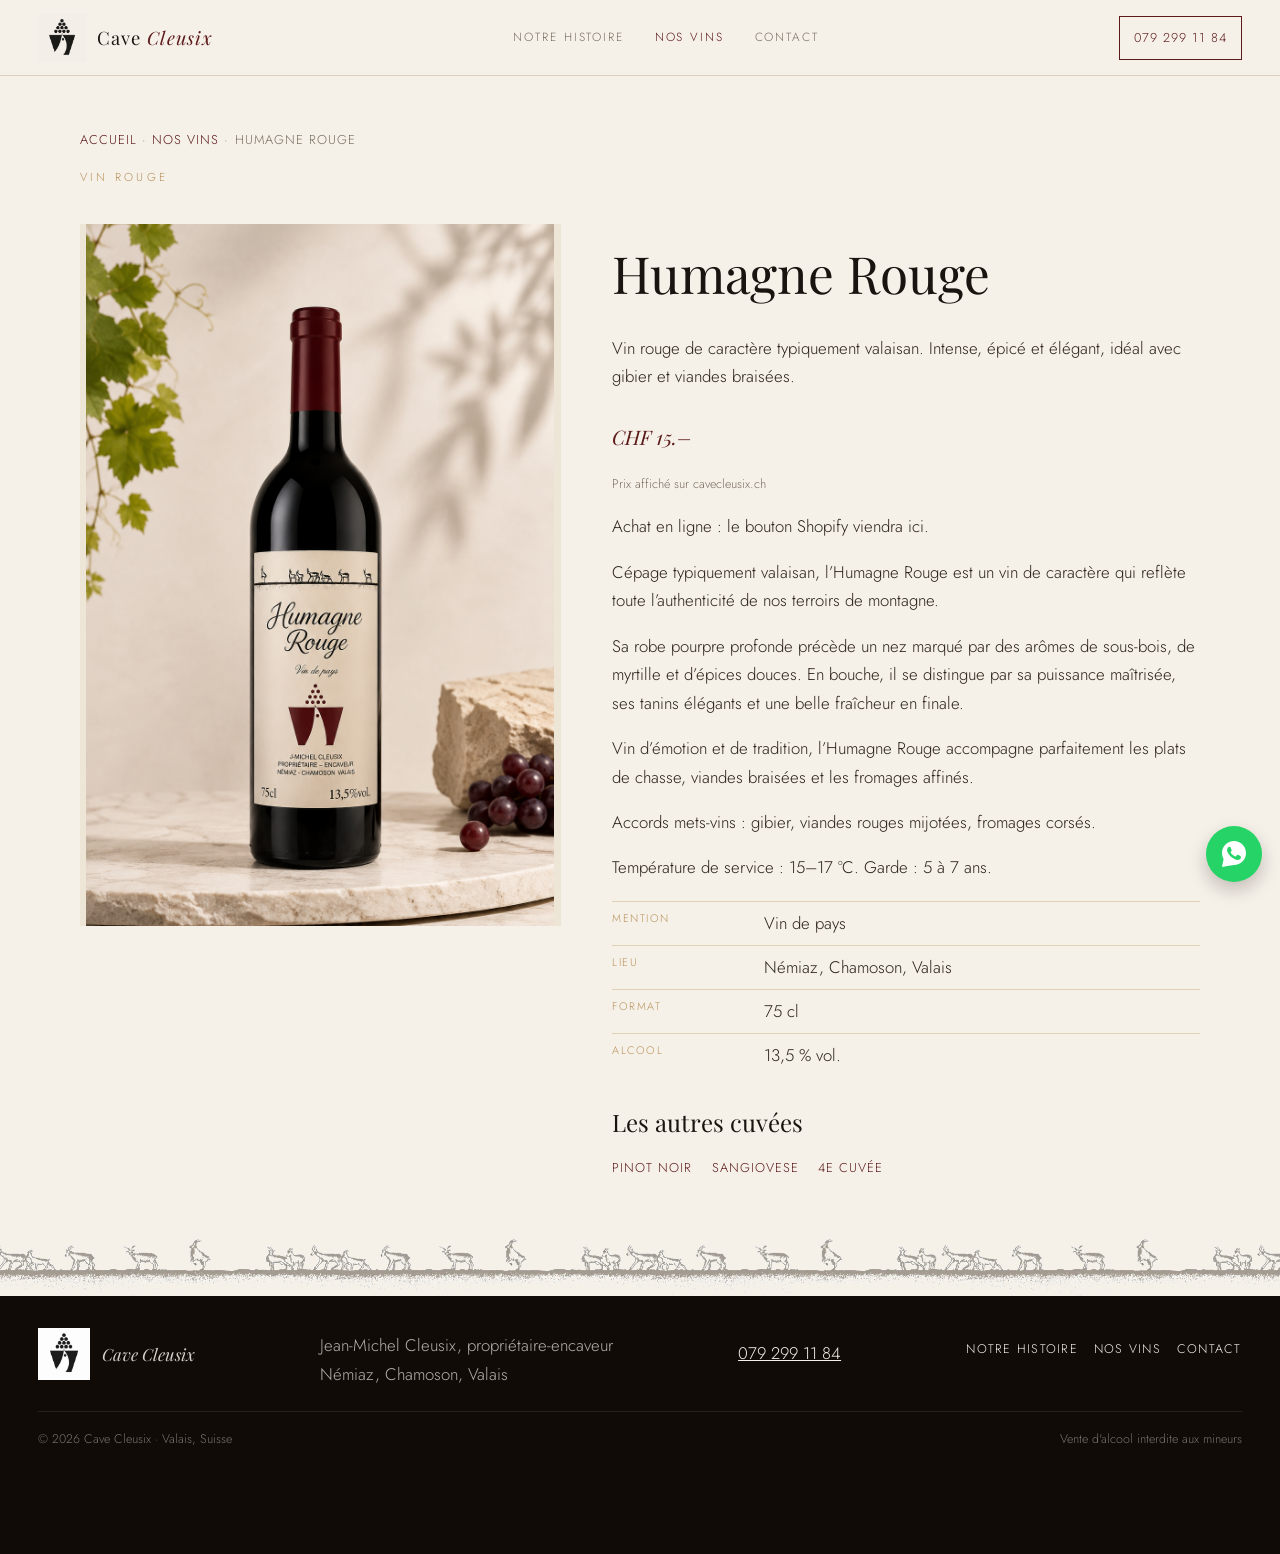
<file: vins/humagne-rouge.html>
<!DOCTYPE html>
<html lang="fr">
<head>
  <meta charset="utf-8">
  <meta name="viewport" content="width=device-width, initial-scale=1">
  <title>Humagne Rouge — Cave Cleusix</title>
  <meta name="description" content="Vin rouge de caractère typiquement valaisan. Intense, épicé et élégant, idéal avec gibier et viandes braisées.">
  <link rel="icon" href="../images/logo.png">
  <link rel="preconnect" href="https://fonts.googleapis.com">
  <link rel="preconnect" href="https://fonts.gstatic.com" crossorigin>
  <link href="https://fonts.googleapis.com/css2?family=Cormorant+Garamond:ital,wght@0,500;1,500&amp;family=Jost:wght@300;400;500&amp;family=Playfair+Display:ital,wght@0,400;0,500;1,400;1,500&amp;display=swap" rel="stylesheet">
  <link rel="stylesheet" href="../css/site.css">
</head>
<body>
  <a class="skip" href="#contenu">Aller au contenu</a>
  <header class="site-header">
    <a class="logo" href="../index.html">
      <img src="../images/logo.png" alt="">
      <span class="logo-name">Cave <em>Cleusix</em></span>
    </a>
    <button class="nav-toggle" type="button" aria-expanded="false" aria-controls="navigation">Menu</button>
    <nav class="site-nav" id="navigation" aria-label="Navigation">
      <ul>
          <li><a href="../histoire.html">Notre histoire</a></li>
          <li><a href="../vins.html" aria-current="page">Nos vins</a></li>
          <li><a href="../contact.html">Contact</a></li>
      </ul>
    </nav>
    <a class="nav-phone" href="tel:+41792991184">079 299 11 84</a>
  </header>
  <main id="contenu">

    <header class="page-hero">
      <div class="wrap">
        <p class="crumbs"><a href="../index.html">Accueil</a> · <a href="../vins.html">Nos vins</a> · Humagne Rouge</p>
        <p class="eyebrow">Vin rouge</p>
      </div>
    </header>
    <article class="wrap product">
      <div class="product-photo"><img src="../images/HumagneRouge.png" alt="Bouteille d’Humagne Rouge, Cave Cleusix"></div>
      <div class="wine-copy">
        <h1>Humagne Rouge</h1>
        <p class="lead">Vin rouge de caractère typiquement valaisan. Intense, épicé et élégant, idéal avec gibier et viandes braisées.</p>
        <!-- Prix : CHF 15.00 sur cavecleusix.ch, fiche Humagne Rouge et carte de l’accueil (octobre 2026). -->
        <p class="price">CHF 15.–</p><p class="price-source">Prix affiché sur cavecleusix.ch</p>
        <!-- Bouton d'achat Shopify : laisser ce nœud vide. Coller ici le Buy Button lorsque le produit existera. Pas de paiement sur ce site. -->
        <p class="buy-note">Achat en ligne : le bouton Shopify viendra ici.</p>
        <div id="shopify-buy-humagne-rouge" class="shopify-buy" data-shopify-buy="humagne-rouge"></div>
        <p>Cépage typiquement valaisan, l’Humagne Rouge est un vin de caractère qui reflète toute l’authenticité de nos terroirs de montagne.</p>
        <p>Sa robe pourpre profonde précède un nez marqué par des arômes de sous-bois, de myrtille et d’épices douces. En bouche, il se distingue par sa puissance maîtrisée, ses tanins élégants et une belle fraîcheur en finale.</p>
        <p>Vin d’émotion et de tradition, l’Humagne Rouge accompagne parfaitement les plats de chasse, viandes braisées et les fromages affinés.</p>
        <p>Accords mets-vins : gibier, viandes rouges mijotées, fromages corsés.</p>
        <p>Température de service : 15–17 °C. Garde : 5 à 7 ans.</p>
        <dl class="facts">
          <div><dt>Mention</dt><dd>Vin de pays</dd></div>
          <div><dt>Lieu</dt><dd>Némiaz, Chamoson, Valais</dd></div>
          <div><dt>Format</dt><dd>75 cl</dd></div>
          <div><dt>Alcool</dt><dd>13,5 % vol.</dd></div>
        </dl>
        <h2 class="section-title" style="font-size:1.5rem;margin-top:2rem">Les autres cuvées</h2>
        <ul class="siblings">
          <li><a href="pinot-noir.html">Pinot Noir</a></li>
          <li><a href="sangiovese.html">Sangiovese</a></li>
          <li><a href="4e-cuvee.html">4e cuvée</a></li>
        </ul>
      </div>
    </article>

  </main>
  <div class="frise" role="presentation"></div>
  <footer class="site-footer">
    <div class="footer-grid">
      <div class="footer-brand">
        <img src="../images/logo.png" alt="">
        <p class="footer-name">Cave Cleusix</p>
      </div>
      <p>Jean-Michel Cleusix, propriétaire-encaveur<br>Némiaz, Chamoson, Valais</p>
      <p><a href="tel:+41792991184">079 299 11 84</a></p>
      <ul class="footer-links">
        <li><a href="../histoire.html">Notre histoire</a></li>
        <li><a href="../vins.html">Nos vins</a></li>
        <li><a href="../contact.html">Contact</a></li>
      </ul>
    </div>
    <div class="footer-bottom">
      <p>© 2026 Cave Cleusix · Valais, Suisse</p>
      <p>Vente d'alcool interdite aux mineurs</p>
    </div>
  </footer>
  <script src="../js/site.js"></script>
</body>
</html>
</file>
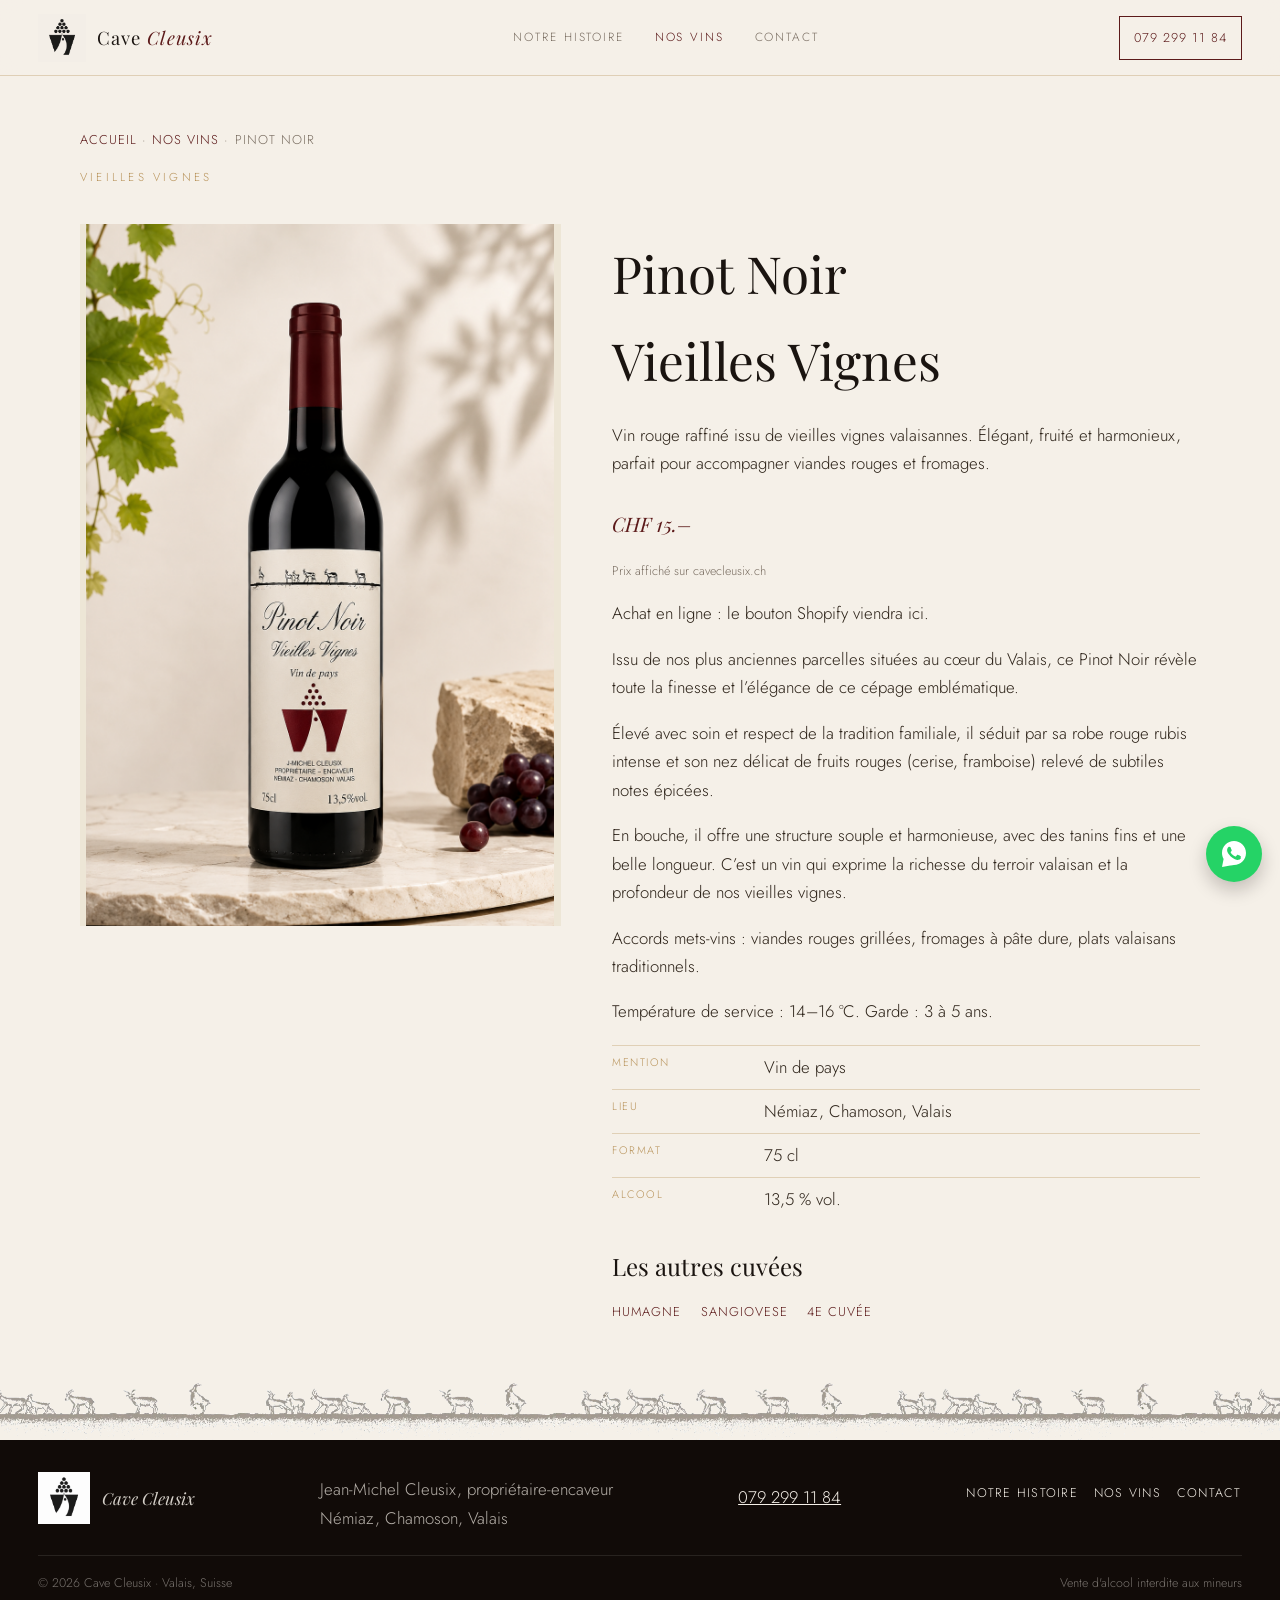
<file: vins/pinot-noir.html>
<!DOCTYPE html>
<html lang="fr">
<head>
  <meta charset="utf-8">
  <meta name="viewport" content="width=device-width, initial-scale=1">
  <title>Pinot Noir — Cave Cleusix</title>
  <meta name="description" content="Vin rouge raffiné issu de vieilles vignes valaisannes. Élégant, fruité et harmonieux, parfait pour accompagner viandes rouges et fromages.">
  <link rel="icon" href="../images/logo.png">
  <link rel="preconnect" href="https://fonts.googleapis.com">
  <link rel="preconnect" href="https://fonts.gstatic.com" crossorigin>
  <link href="https://fonts.googleapis.com/css2?family=Cormorant+Garamond:ital,wght@0,500;1,500&amp;family=Jost:wght@300;400;500&amp;family=Playfair+Display:ital,wght@0,400;0,500;1,400;1,500&amp;display=swap" rel="stylesheet">
  <link rel="stylesheet" href="../css/site.css">
</head>
<body>
  <a class="skip" href="#contenu">Aller au contenu</a>
  <header class="site-header">
    <a class="logo" href="../index.html">
      <img src="../images/logo.png" alt="">
      <span class="logo-name">Cave <em>Cleusix</em></span>
    </a>
    <button class="nav-toggle" type="button" aria-expanded="false" aria-controls="navigation">Menu</button>
    <nav class="site-nav" id="navigation" aria-label="Navigation">
      <ul>
          <li><a href="../histoire.html">Notre histoire</a></li>
          <li><a href="../vins.html" aria-current="page">Nos vins</a></li>
          <li><a href="../contact.html">Contact</a></li>
      </ul>
    </nav>
    <a class="nav-phone" href="tel:+41792991184">079 299 11 84</a>
  </header>
  <main id="contenu">

    <header class="page-hero">
      <div class="wrap">
        <p class="crumbs"><a href="../index.html">Accueil</a> · <a href="../vins.html">Nos vins</a> · Pinot Noir</p>
        <p class="eyebrow">Vieilles vignes</p>
      </div>
    </header>
    <article class="wrap product">
      <div class="product-photo"><img src="../images/pinotnoir.png" alt="Bouteille de Pinot Noir Vieilles Vignes, Cave Cleusix"></div>
      <div class="wine-copy">
        <h1>Pinot Noir<br>Vieilles Vignes</h1>
        <p class="lead">Vin rouge raffiné issu de vieilles vignes valaisannes. Élégant, fruité et harmonieux, parfait pour accompagner viandes rouges et fromages.</p>
        <!-- Prix : CHF 15.00 sur cavecleusix.ch, fiche Pinot Noir – Vieilles Vignes et carte de l’accueil (octobre 2026). -->
        <p class="price">CHF 15.–</p><p class="price-source">Prix affiché sur cavecleusix.ch</p>
        <!-- Bouton d'achat Shopify : laisser ce nœud vide. Coller ici le Buy Button lorsque le produit existera. Pas de paiement sur ce site. -->
        <p class="buy-note">Achat en ligne : le bouton Shopify viendra ici.</p>
        <div id="shopify-buy-pinot-noir-vieilles-vignes" class="shopify-buy" data-shopify-buy="pinot-noir-vieilles-vignes"></div>
        <p>Issu de nos plus anciennes parcelles situées au cœur du Valais, ce Pinot Noir révèle toute la finesse et l’élégance de ce cépage emblématique.</p>
        <p>Élevé avec soin et respect de la tradition familiale, il séduit par sa robe rouge rubis intense et son nez délicat de fruits rouges (cerise, framboise) relevé de subtiles notes épicées.</p>
        <p>En bouche, il offre une structure souple et harmonieuse, avec des tanins fins et une belle longueur. C’est un vin qui exprime la richesse du terroir valaisan et la profondeur de nos vieilles vignes.</p>
        <p>Accords mets-vins : viandes rouges grillées, fromages à pâte dure, plats valaisans traditionnels.</p>
        <p>Température de service : 14–16 °C. Garde : 3 à 5 ans.</p>
        <dl class="facts">
          <div><dt>Mention</dt><dd>Vin de pays</dd></div>
          <div><dt>Lieu</dt><dd>Némiaz, Chamoson, Valais</dd></div>
          <div><dt>Format</dt><dd>75 cl</dd></div>
          <div><dt>Alcool</dt><dd>13,5 % vol.</dd></div>
        </dl>
        <h2 class="section-title" style="font-size:1.5rem;margin-top:2rem">Les autres cuvées</h2>
        <ul class="siblings">
          <li><a href="humagne-rouge.html">Humagne</a></li>
          <li><a href="sangiovese.html">Sangiovese</a></li>
          <li><a href="4e-cuvee.html">4e cuvée</a></li>
        </ul>
      </div>
    </article>

  </main>
  <div class="frise" role="presentation"></div>
  <footer class="site-footer">
    <div class="footer-grid">
      <div class="footer-brand">
        <img src="../images/logo.png" alt="">
        <p class="footer-name">Cave Cleusix</p>
      </div>
      <p>Jean-Michel Cleusix, propriétaire-encaveur<br>Némiaz, Chamoson, Valais</p>
      <p><a href="tel:+41792991184">079 299 11 84</a></p>
      <ul class="footer-links">
        <li><a href="../histoire.html">Notre histoire</a></li>
        <li><a href="../vins.html">Nos vins</a></li>
        <li><a href="../contact.html">Contact</a></li>
      </ul>
    </div>
    <div class="footer-bottom">
      <p>© 2026 Cave Cleusix · Valais, Suisse</p>
      <p>Vente d'alcool interdite aux mineurs</p>
    </div>
  </footer>
  <script src="../js/site.js"></script>
</body>
</html>
</file>
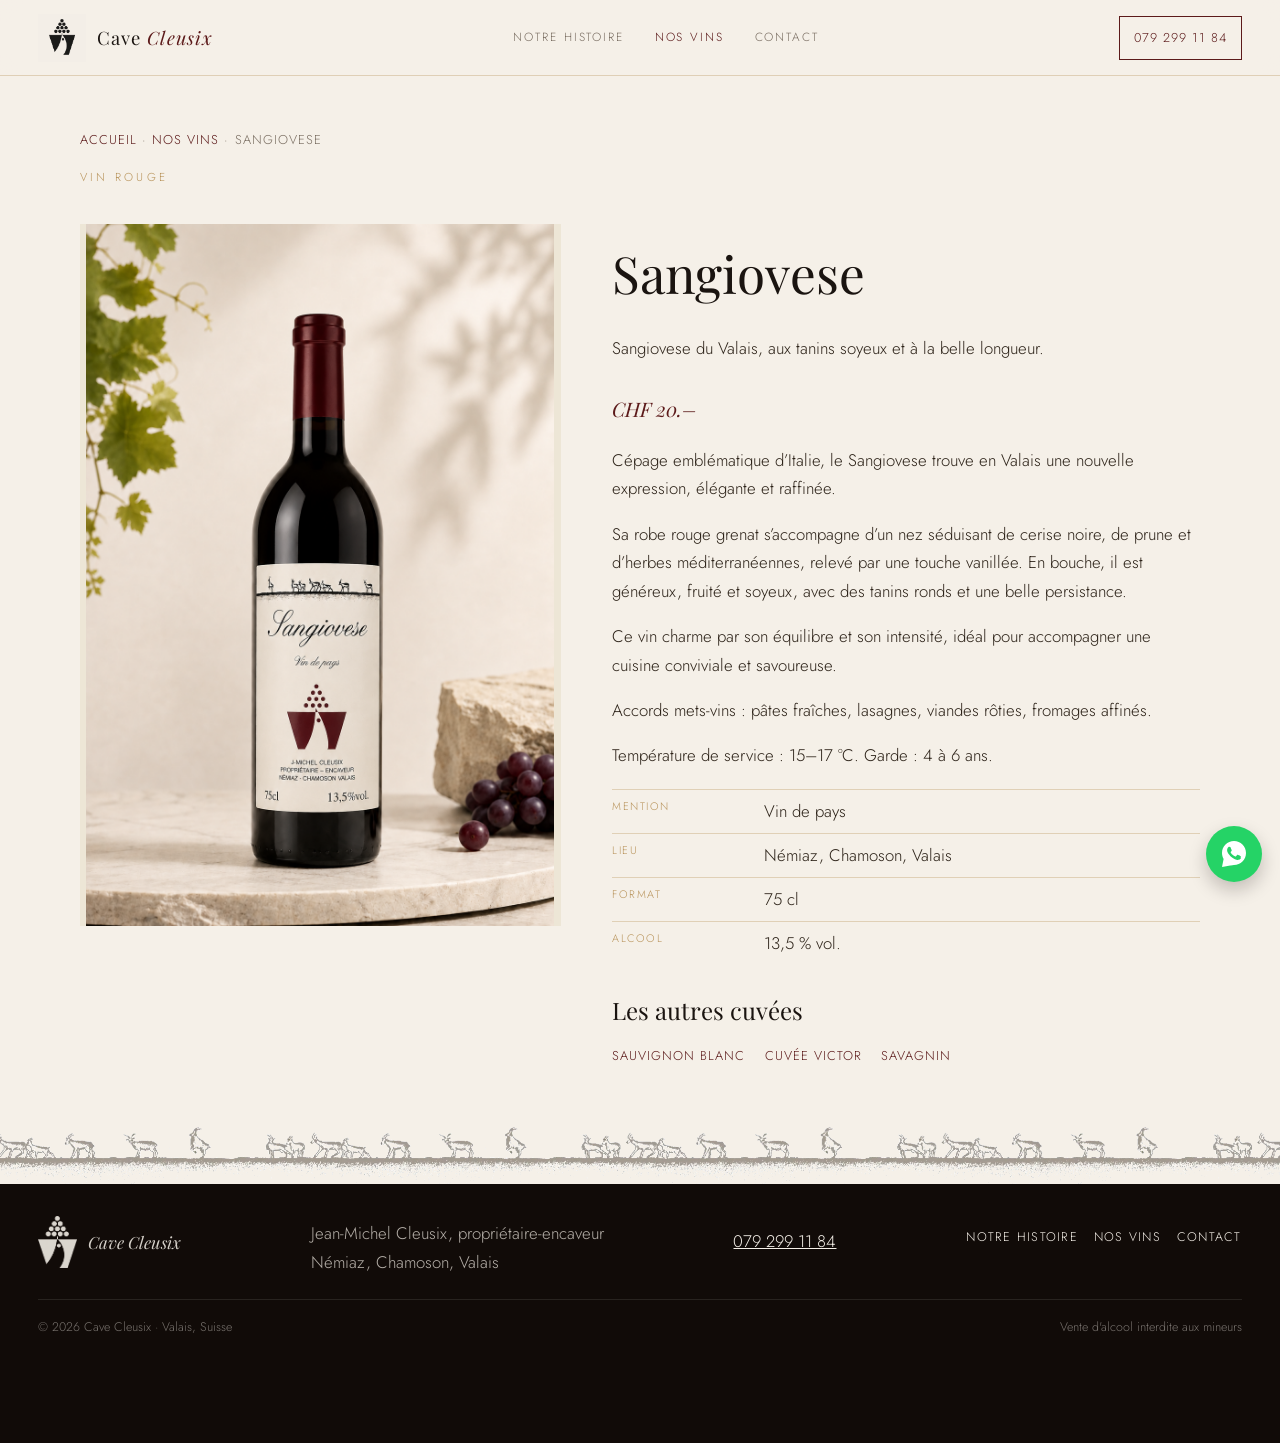
<file: vins/sangiovese.html>
<!DOCTYPE html>
<html lang="fr">
<head>
  <meta charset="utf-8">
  <meta name="viewport" content="width=device-width, initial-scale=1">
  <title>Sangiovese — Cave Cleusix</title>
  <meta name="description" content="Vin rouge fruité et soyeux, aux notes de cerise et d’herbes méditerranéennes. Parfait avec pâtes, viandes rôties et fromages affinés.">
  <link rel="icon" href="../images/logo.png">
  <link rel="preconnect" href="https://fonts.googleapis.com">
  <link rel="preconnect" href="https://fonts.gstatic.com" crossorigin>
  <link href="https://fonts.googleapis.com/css2?family=Cormorant+Garamond:ital,wght@0,500;1,500&amp;family=Jost:wght@300;400;500&amp;family=Playfair+Display:ital,wght@0,400;0,500;1,400;1,500&amp;display=swap" rel="stylesheet">
  <link rel="stylesheet" href="../css/site.css">
</head>
<body>
  <a class="skip" href="#contenu">Aller au contenu</a>
  <header class="site-header">
    <a class="logo" href="../index.html">
      <img src="../images/logo.png" alt="">
      <span class="logo-name">Cave <em>Cleusix</em></span>
    </a>
    <button class="nav-toggle" type="button" aria-expanded="false" aria-controls="navigation">Menu</button>
    <nav class="site-nav" id="navigation" aria-label="Navigation">
      <ul>
          <li><a href="../histoire.html">Notre histoire</a></li>
          <li><a href="../vins.html" aria-current="page">Nos vins</a></li>
          <li><a href="../contact.html">Contact</a></li>
      </ul>
    </nav>
    <a class="nav-phone" href="tel:+41792991184">079 299 11 84</a>
  </header>
  <main id="contenu">

    <header class="page-hero">
      <div class="wrap">
        <p class="crumbs"><a href="../index.html">Accueil</a> · <a href="../vins.html">Nos vins</a> · Sangiovese</p>
        <p class="eyebrow">Vin rouge</p>
      </div>
    </header>
    <article class="wrap product">
      <div class="product-photo"><img src="../images/Sangiovese.png" alt="Bouteille de Sangiovese, Cave Cleusix"></div>
      <div class="wine-copy">
        <h1>Sangiovese</h1>
        <p class="lead">Sangiovese du Valais, aux tanins soyeux et à la belle longueur.</p>
        <!-- Prix : CHF 20, liste donnée par la cave. -->
        <p class="price">CHF 20.–</p>
        <div id="product-component-sangiovese-page" class="shopify-button-mount" data-shopify-product="16660526170502" data-button-bg="#9d8467" data-button-hover="#8a7358"></div>
        <p>Cépage emblématique d’Italie, le Sangiovese trouve en Valais une nouvelle expression, élégante et raffinée.</p>
        <p>Sa robe rouge grenat s’accompagne d’un nez séduisant de cerise noire, de prune et d’herbes méditerranéennes, relevé par une touche vanillée. En bouche, il est généreux, fruité et soyeux, avec des tanins ronds et une belle persistance.</p>
        <p>Ce vin charme par son équilibre et son intensité, idéal pour accompagner une cuisine conviviale et savoureuse.</p>
        <p>Accords mets-vins : pâtes fraîches, lasagnes, viandes rôties, fromages affinés.</p>
        <p>Température de service : 15–17 °C. Garde : 4 à 6 ans.</p>
        <dl class="facts">
          <div><dt>Mention</dt><dd>Vin de pays</dd></div>
          <div><dt>Lieu</dt><dd>Némiaz, Chamoson, Valais</dd></div>
          <div><dt>Format</dt><dd>75 cl</dd></div>
          <div><dt>Alcool</dt><dd>13,5 % vol.</dd></div>
        </dl>
        <h2 class="section-title" style="font-size:1.5rem;margin-top:2rem">Les autres cuvées</h2>
        <ul class="siblings">
          <li><a href="sauvignon-blanc.html">Sauvignon Blanc</a></li>
          <li><a href="cuvee-victor.html">Cuvée Victor</a></li>
          <li><a href="savagnin.html">Savagnin</a></li>
        </ul>
      </div>
    </article>

  </main>
  <div class="frise" role="presentation"></div>
  <footer class="site-footer">
    <div class="footer-grid">
      <div class="footer-brand">
        <img src="../images/logo-grappe.png" alt="">
        <p class="footer-name">Cave Cleusix</p>
      </div>
      <p>Jean-Michel Cleusix, propriétaire-encaveur<br>Némiaz, Chamoson, Valais</p>
      <p><a href="tel:+41792991184">079 299 11 84</a></p>
      <ul class="footer-links">
        <li><a href="../histoire.html">Notre histoire</a></li>
        <li><a href="../vins.html">Nos vins</a></li>
        <li><a href="../contact.html">Contact</a></li>
      </ul>
    </div>
    <div class="footer-bottom">
      <p>© 2026 Cave Cleusix · Valais, Suisse</p>
      <p>Vente d'alcool interdite aux mineurs</p>
    </div>
  </footer>
  <script src="../js/site.js"></script>
  <script src="../js/shopify-buy.js"></script>
</body>
</html>
</file>
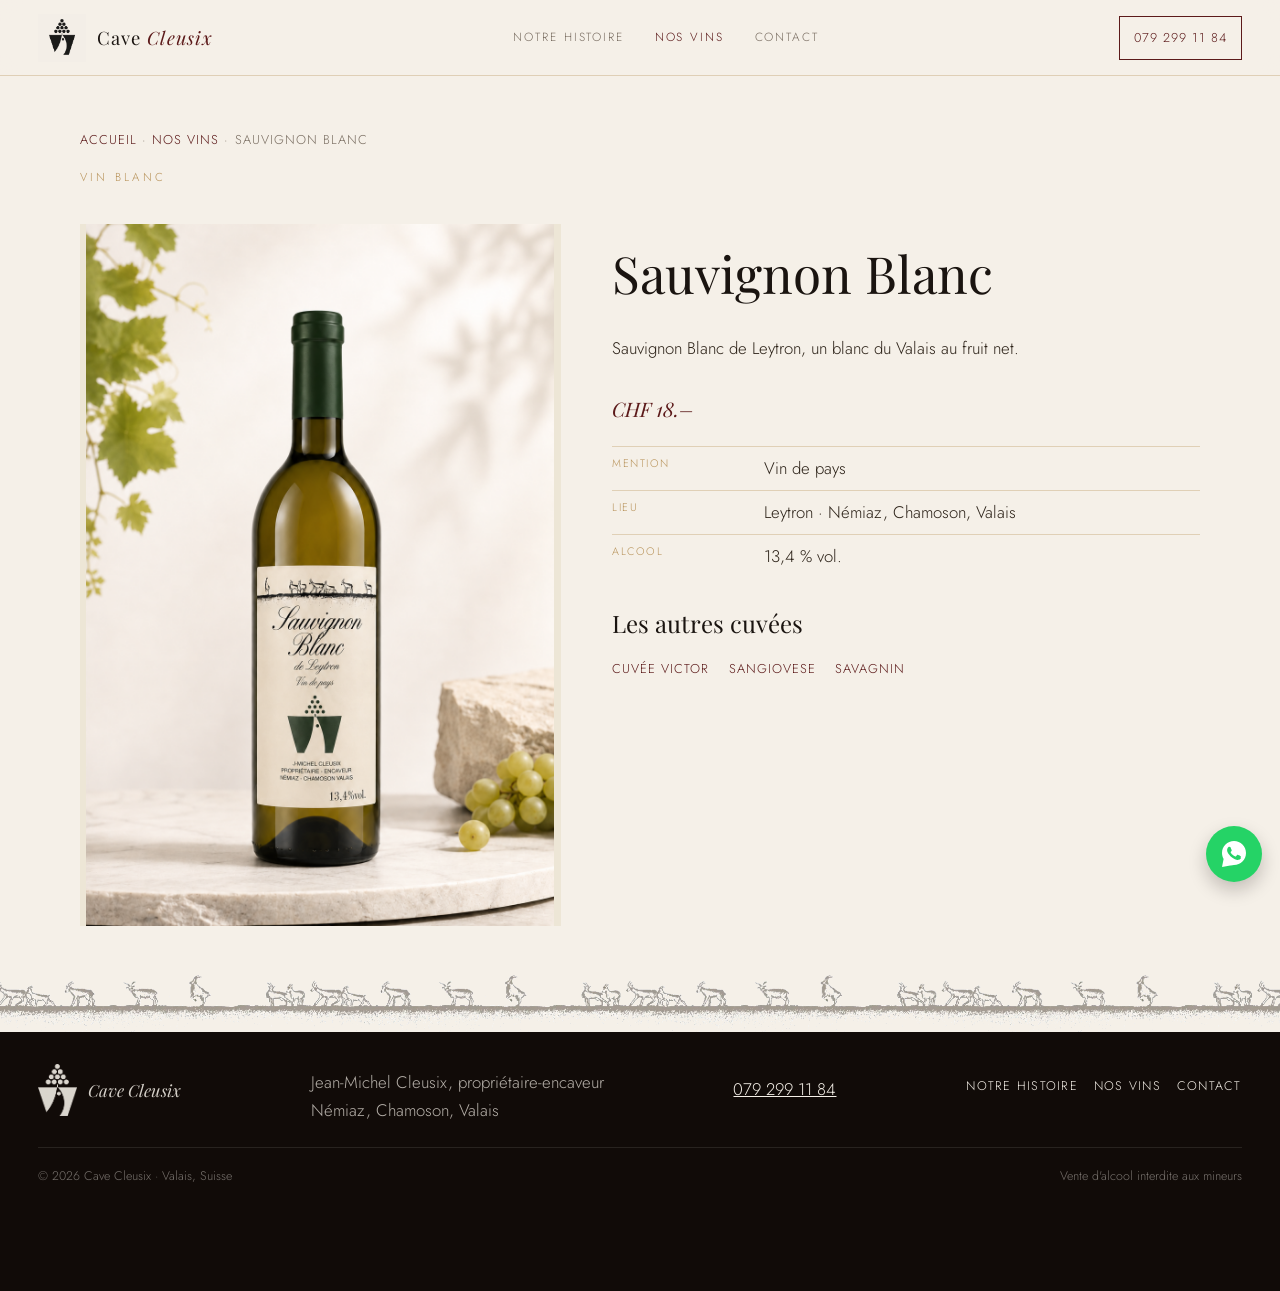
<file: vins/sauvignon-blanc.html>
<!DOCTYPE html>
<html lang="fr">
<head>
  <meta charset="utf-8">
  <meta name="viewport" content="width=device-width, initial-scale=1">
  <title>Sauvignon Blanc — Cave Cleusix</title>
  <meta name="description" content="Sauvignon Blanc de Leytron, un blanc du Valais au fruit net. Vin de pays. CHF 18.">
  <link rel="icon" href="../images/logo.png">
  <link rel="preconnect" href="https://fonts.googleapis.com">
  <link rel="preconnect" href="https://fonts.gstatic.com" crossorigin>
  <link href="https://fonts.googleapis.com/css2?family=Cormorant+Garamond:ital,wght@0,500;1,500&amp;family=Jost:wght@300;400;500&amp;family=Playfair+Display:ital,wght@0,400;0,500;1,400;1,500&amp;display=swap" rel="stylesheet">
  <link rel="stylesheet" href="../css/site.css">
</head>
<body>
  <a class="skip" href="#contenu">Aller au contenu</a>
  <header class="site-header">
    <a class="logo" href="../index.html">
      <img src="../images/logo.png" alt="">
      <span class="logo-name">Cave <em>Cleusix</em></span>
    </a>
    <button class="nav-toggle" type="button" aria-expanded="false" aria-controls="navigation">Menu</button>
    <nav class="site-nav" id="navigation" aria-label="Navigation">
      <ul>
          <li><a href="../histoire.html">Notre histoire</a></li>
          <li><a href="../vins.html" aria-current="page">Nos vins</a></li>
          <li><a href="../contact.html">Contact</a></li>
      </ul>
    </nav>
    <a class="nav-phone" href="tel:+41792991184">079 299 11 84</a>
  </header>
  <main id="contenu">

    <header class="page-hero">
      <div class="wrap">
        <p class="crumbs"><a href="../index.html">Accueil</a> · <a href="../vins.html">Nos vins</a> · Sauvignon Blanc</p>
        <p class="eyebrow">Vin blanc</p>
      </div>
    </header>
    <article class="wrap product">
      <div class="product-photo"><img src="../images/SauvignonBlanc.png" alt="Bouteille de Sauvignon Blanc, Cave Cleusix"></div>
      <div class="wine-copy">
        <h1>Sauvignon Blanc</h1>
        <p class="lead">Sauvignon Blanc de Leytron, un blanc du Valais au fruit net.</p>
        <!-- Prix : CHF 18, liste donnée par la cave. -->
        <p class="price">CHF 18.–</p>
        <div id="product-component-sauvignon-page" class="shopify-button-mount" data-shopify-product="16660517388678" data-button-bg="#9d8467" data-button-hover="#8a7358"></div>
        <dl class="facts">
          <div><dt>Mention</dt><dd>Vin de pays</dd></div>
          <div><dt>Lieu</dt><dd>Leytron · Némiaz, Chamoson, Valais</dd></div>
          <div><dt>Alcool</dt><dd>13,4 % vol.</dd></div>
        </dl>
        <h2 class="section-title" style="font-size:1.5rem;margin-top:2rem">Les autres cuvées</h2>
        <ul class="siblings">
          <li><a href="cuvee-victor.html">Cuvée Victor</a></li>
          <li><a href="sangiovese.html">Sangiovese</a></li>
          <li><a href="savagnin.html">Savagnin</a></li>
        </ul>
      </div>
    </article>

  </main>
  <div class="frise" role="presentation"></div>
  <footer class="site-footer">
    <div class="footer-grid">
      <div class="footer-brand">
        <img src="../images/logo-grappe.png" alt="">
        <p class="footer-name">Cave Cleusix</p>
      </div>
      <p>Jean-Michel Cleusix, propriétaire-encaveur<br>Némiaz, Chamoson, Valais</p>
      <p><a href="tel:+41792991184">079 299 11 84</a></p>
      <ul class="footer-links">
        <li><a href="../histoire.html">Notre histoire</a></li>
        <li><a href="../vins.html">Nos vins</a></li>
        <li><a href="../contact.html">Contact</a></li>
      </ul>
    </div>
    <div class="footer-bottom">
      <p>© 2026 Cave Cleusix · Valais, Suisse</p>
      <p>Vente d'alcool interdite aux mineurs</p>
    </div>
  </footer>
  <script src="../js/site.js"></script>
  <script src="../js/shopify-buy.js"></script>
</body>
</html>
</file>
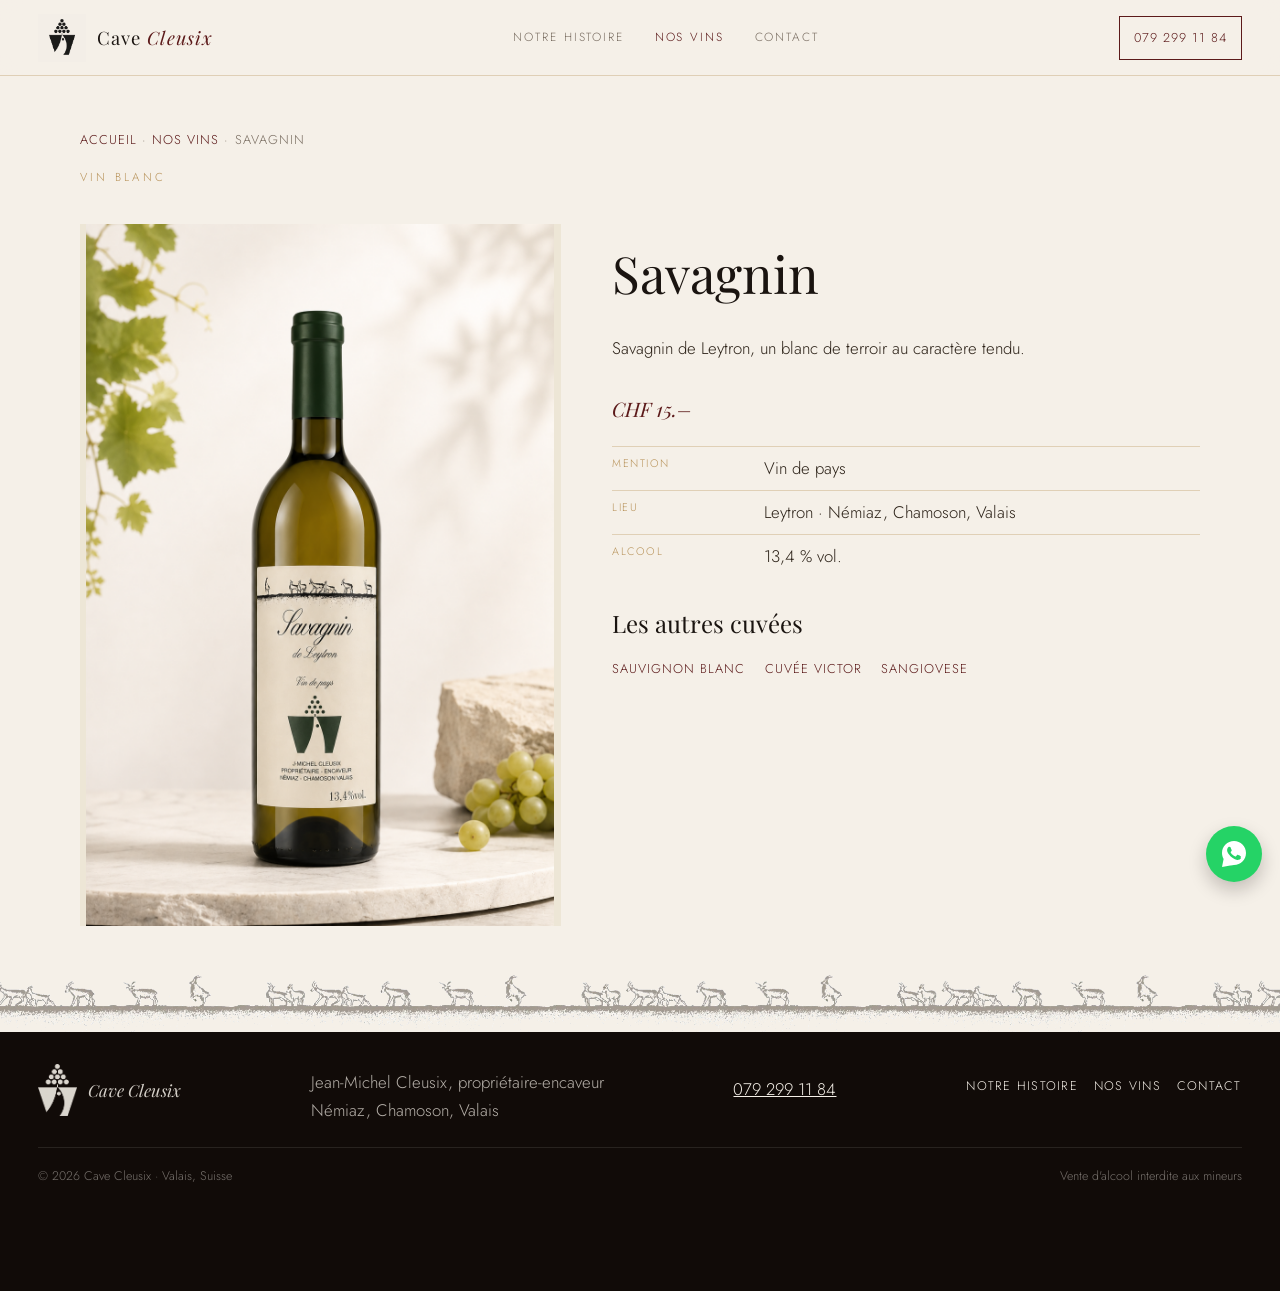
<file: vins/savagnin.html>
<!DOCTYPE html>
<html lang="fr">
<head>
  <meta charset="utf-8">
  <meta name="viewport" content="width=device-width, initial-scale=1">
  <title>Savagnin — Cave Cleusix</title>
  <meta name="description" content="Savagnin de Leytron, un blanc de terroir au caractère tendu. Vin de pays. CHF 15.">
  <link rel="icon" href="../images/logo.png">
  <link rel="preconnect" href="https://fonts.googleapis.com">
  <link rel="preconnect" href="https://fonts.gstatic.com" crossorigin>
  <link href="https://fonts.googleapis.com/css2?family=Cormorant+Garamond:ital,wght@0,500;1,500&amp;family=Jost:wght@300;400;500&amp;family=Playfair+Display:ital,wght@0,400;0,500;1,400;1,500&amp;display=swap" rel="stylesheet">
  <link rel="stylesheet" href="../css/site.css">
</head>
<body>
  <a class="skip" href="#contenu">Aller au contenu</a>
  <header class="site-header">
    <a class="logo" href="../index.html">
      <img src="../images/logo.png" alt="">
      <span class="logo-name">Cave <em>Cleusix</em></span>
    </a>
    <button class="nav-toggle" type="button" aria-expanded="false" aria-controls="navigation">Menu</button>
    <nav class="site-nav" id="navigation" aria-label="Navigation">
      <ul>
          <li><a href="../histoire.html">Notre histoire</a></li>
          <li><a href="../vins.html" aria-current="page">Nos vins</a></li>
          <li><a href="../contact.html">Contact</a></li>
      </ul>
    </nav>
    <a class="nav-phone" href="tel:+41792991184">079 299 11 84</a>
  </header>
  <main id="contenu">

    <header class="page-hero">
      <div class="wrap">
        <p class="crumbs"><a href="../index.html">Accueil</a> · <a href="../vins.html">Nos vins</a> · Savagnin</p>
        <p class="eyebrow">Vin blanc</p>
      </div>
    </header>
    <article class="wrap product">
      <div class="product-photo"><img src="../images/Savagnin.png" alt="Bouteille de Savagnin, Cave Cleusix"></div>
      <div class="wine-copy">
        <h1>Savagnin</h1>
        <p class="lead">Savagnin de Leytron, un blanc de terroir au caractère tendu.</p>
        <!-- Prix : CHF 15, liste donnée par la cave. -->
        <p class="price">CHF 15.–</p>
        <div id="product-component-savagnin-page" class="shopify-button-mount" data-shopify-product="16660500152710" data-button-bg="#9d8467" data-button-hover="#8a7358"></div>
        <dl class="facts">
          <div><dt>Mention</dt><dd>Vin de pays</dd></div>
          <div><dt>Lieu</dt><dd>Leytron · Némiaz, Chamoson, Valais</dd></div>
          <div><dt>Alcool</dt><dd>13,4 % vol.</dd></div>
        </dl>
        <h2 class="section-title" style="font-size:1.5rem;margin-top:2rem">Les autres cuvées</h2>
        <ul class="siblings">
          <li><a href="sauvignon-blanc.html">Sauvignon Blanc</a></li>
          <li><a href="cuvee-victor.html">Cuvée Victor</a></li>
          <li><a href="sangiovese.html">Sangiovese</a></li>
        </ul>
      </div>
    </article>

  </main>
  <div class="frise" role="presentation"></div>
  <footer class="site-footer">
    <div class="footer-grid">
      <div class="footer-brand">
        <img src="../images/logo-grappe.png" alt="">
        <p class="footer-name">Cave Cleusix</p>
      </div>
      <p>Jean-Michel Cleusix, propriétaire-encaveur<br>Némiaz, Chamoson, Valais</p>
      <p><a href="tel:+41792991184">079 299 11 84</a></p>
      <ul class="footer-links">
        <li><a href="../histoire.html">Notre histoire</a></li>
        <li><a href="../vins.html">Nos vins</a></li>
        <li><a href="../contact.html">Contact</a></li>
      </ul>
    </div>
    <div class="footer-bottom">
      <p>© 2026 Cave Cleusix · Valais, Suisse</p>
      <p>Vente d'alcool interdite aux mineurs</p>
    </div>
  </footer>
  <script src="../js/site.js"></script>
  <script src="../js/shopify-buy.js"></script>
</body>
</html>
</file>
<file: css/site.css>
/* Cave Cleusix — direction du site public : crème, bordeaux, serif.
   Couleurs reprises du site en ligne (variables --cream, --wine, --gold). */

*, *::before, *::after { box-sizing: border-box; }
html {
  scroll-behavior: smooth;
  overflow-x: clip;
  scroll-padding-top: calc(var(--header) + 0.75rem);
  scroll-padding-bottom: calc(7.5rem + env(safe-area-inset-bottom));
}
body {
  margin: 0;
  font-family: "Jost", "Avenir Next", "Segoe UI", sans-serif;
  font-weight: 300;
  font-size: 1.05rem;
  line-height: 1.7;
  color: var(--text);
  background: var(--cream);
}
img { max-width: 100%; display: block; }
a { color: inherit; }
button, input, select, textarea { font: inherit; color: inherit; }
h1, h2, h3, .logo-name, .footer-name, .price {
  font-family: "Playfair Display", Palatino, "Palatino Linotype", "Times New Roman", serif;
  font-weight: 400;
}

:root {
  --cream: #F5F0E8;
  --parchment: #EDE6D6;
  --gold: #B8935A;
  --wine: #5C1A1A;
  --wine-mid: #7A2828;
  --dark: #1A1410;
  --text: #2C2218;
  --muted: #7A6E62;
  --border: rgba(184, 147, 90, 0.35);
  --header: 76px;
}

.skip {
  position: absolute;
  left: 1rem;
  top: -4rem;
  z-index: 200;
  background: var(--wine);
  color: var(--cream);
  padding: 0.55rem 0.9rem;
  text-decoration: none;
}
.skip:focus { top: 0.6rem; }

.site-header {
  position: sticky;
  top: 0; left: 0; right: 0;
  z-index: 100;
  min-height: var(--header);
  display: flex;
  align-items: center;
  justify-content: space-between;
  gap: 1rem;
  padding: 0.7rem clamp(1rem, 3vw, 2.5rem);
  background: rgba(245, 240, 232, 0.94);
  backdrop-filter: blur(12px);
  border-bottom: 1px solid var(--border);
}
.logo {
  display: flex;
  align-items: center;
  gap: 0.65rem;
  text-decoration: none;
  color: var(--dark);
  min-width: 0;
  flex: 0 1 auto;
}
.logo img {
  height: 48px;
  width: 48px;
  object-fit: contain;
  mix-blend-mode: multiply;
}
.logo-name {
  font-size: 1.15rem;
  letter-spacing: 0.06em;
  white-space: nowrap;
  overflow: hidden;
  text-overflow: ellipsis;
  min-width: 0;
}
.logo-name em { font-style: italic; color: var(--wine); }
.site-nav ul {
  display: flex;
  gap: clamp(1.1rem, 2.4vw, 2.4rem);
  list-style: none;
  margin: 0;
  padding: 0;
}
.site-nav a {
  display: inline-flex;
  align-items: center;
  min-height: 44px;
  text-decoration: none;
  font-size: 0.74rem;
  letter-spacing: 0.16em;
  text-transform: uppercase;
  color: var(--muted);
}
.site-nav a:hover,
.site-nav a[aria-current="page"] { color: var(--wine); }
.nav-phone {
  display: inline-flex;
  align-items: center;
  justify-content: center;
  flex: 0 0 auto;
  min-height: 44px;
  text-decoration: none;
  font-size: 0.8rem;
  letter-spacing: 0.08em;
  color: var(--wine);
  border: 1px solid var(--wine);
  padding: 0.5rem 0.85rem;
  white-space: nowrap;
}
.nav-phone:hover { background: var(--wine); color: var(--cream); }
.nav-toggle {
  display: none;
  align-items: center;
  justify-content: center;
  flex: 0 0 auto;
  background: transparent;
  border: 1px solid var(--border);
  min-width: 44px;
  min-height: 44px;
  padding: 0.5rem 0.85rem;
  letter-spacing: 0.12em;
  text-transform: uppercase;
  font-size: 0.78rem;
  cursor: pointer;
}

.hero-photo {
  margin: 0;
  height: clamp(380px, 68vh, 780px);
  overflow: hidden;
  background: var(--parchment);
}
.hero-photo img {
  width: 100%;
  height: 100%;
  object-fit: cover;
  object-position: 35% 45%;
}
.home-wines { padding-top: 2.6rem; }
.home-story h1 {
  margin: 0 0 1.25rem;
  font-size: clamp(2.7rem, 4.7vw, 4.5rem);
  line-height: 1.08;
  color: var(--dark);
}
.home-story h1 em { font-style: italic; color: var(--wine); }
.eyebrow {
  margin: 0 0 1.1rem;
  font-size: 0.72rem;
  letter-spacing: 0.28em;
  text-transform: uppercase;
  color: var(--gold);
}
.lede {
  margin: 0 0 1.8rem;
  max-width: 36rem;
  color: var(--muted);
  font-size: 1.05rem;
}
.btn {
  display: inline-flex;
  align-items: center;
  justify-content: center;
  background: var(--wine);
  color: var(--cream);
  text-decoration: none;
  padding: 0.95rem 1.5rem;
  letter-spacing: 0.16em;
  text-transform: uppercase;
  font-size: 0.74rem;
  border: none;
  cursor: pointer;
}
.btn:hover { background: var(--wine-mid); }
.text-link {
  display: inline-block;
  font-size: 0.78rem;
  letter-spacing: 0.12em;
  text-transform: uppercase;
  color: var(--muted);
  text-decoration: none;
  border-bottom: 1px solid var(--border);
  line-height: 1.3;
  padding: 14px 6px 8px;
  margin: -14px -6px -8px;
}
.text-link:hover { color: var(--wine); border-color: var(--wine); }

.band {
  background: var(--wine);
  padding: 0.4rem 1rem;
}
.band img {
  display: block;
  width: min(560px, 88%);
  height: auto;
  margin: 0 auto;
}
.band + .split {
  margin-top: 1.5rem;
}

.frise {
  height: 58px;
  background-color: transparent;
  background-image: url("../images/frise-chamoix.png");
  background-repeat: repeat-x;
  background-position: center;
  background-size: auto 58px;
}

.wrap {
  width: min(1120px, calc(100% - 2.4rem));
  margin-inline: auto;
}
.wrap-wide {
  width: min(1240px, calc(100% - 2.4rem));
  margin-inline: auto;
}
.section { padding: 4.5rem 0; }
.section-title {
  margin: 0 0 1rem;
  font-size: clamp(2rem, 3.4vw, 3.1rem);
  line-height: 1.15;
  color: var(--dark);
}
.section-title em { font-style: italic; color: var(--wine); }

.split {
  display: grid;
  grid-template-columns: 1fr 1fr;
  min-height: 520px;
  background: var(--parchment);
}
.split img { width: 100%; height: 100%; object-fit: cover; min-height: 320px; }
.split-copy {
  display: flex;
  flex-direction: column;
  justify-content: center;
  padding: 3.5rem clamp(1.4rem, 4vw, 4rem);
}
.prose p { margin: 0 0 1rem; color: var(--muted); max-width: 40rem; }
.quote {
  margin: 1.4rem 0 0;
  padding-left: 1.1rem;
  border-left: 2px solid var(--gold);
}
.quote p {
  margin: 0;
  font-family: "Cormorant Garamond", Palatino, serif;
  font-style: italic;
  font-size: 1.45rem;
  line-height: 1.45;
  color: var(--wine);
}
.quote cite {
  display: block;
  margin-top: 0.55rem;
  font-style: normal;
  font-family: "Jost", sans-serif;
  font-size: 0.68rem;
  letter-spacing: 0.16em;
  text-transform: uppercase;
  color: var(--muted);
}

.section-head {
  display: flex;
  justify-content: space-between;
  align-items: flex-end;
  gap: 1rem;
  margin-bottom: 1.8rem;
}
.vin-grid {
  display: grid;
  grid-template-columns: repeat(4, 1fr);
  gap: 1rem;
  min-width: 0;
}
.vin-card {
  display: flex;
  flex-direction: column;
  background: var(--parchment);
  text-decoration: none;
  color: var(--text);
  min-height: 100%;
  min-width: 0;
}
.vin-card:hover { outline: 1px solid var(--gold); }
.vin-card .photo {
  height: 300px;
  background: var(--parchment);
  overflow: hidden;
}
.vin-card .photo img {
  width: 100%;
  height: 100%;
  object-fit: cover;
  object-position: center 30%;
}
.vin-card .soon-visual {
  height: 300px;
  display: grid;
  place-items: center;
  gap: 0.4rem;
  background:
    linear-gradient(180deg, rgba(245, 240, 232, 0.2), rgba(92, 26, 26, 0.05)),
    var(--parchment);
  color: var(--muted);
  letter-spacing: 0.18em;
  text-transform: uppercase;
  font-size: 0.72rem;
}
.vin-card .soon-visual img {
  width: 72px;
  height: 72px;
  object-fit: contain;
  mix-blend-mode: multiply;
  opacity: 0.75;
}
.vin-card .body { padding: 1.1rem 1rem 1.25rem; display: flex; flex-direction: column; gap: 0.35rem; flex: 1; }
.badge {
  display: inline-block;
  font-size: 0.72rem;
  letter-spacing: 0.12em;
  text-transform: uppercase;
  color: var(--wine);
  background: rgba(92, 26, 26, 0.07);
  padding: 0.28rem 0.5rem;
}
.appellation {
  font-size: 0.75rem;
  letter-spacing: 0.14em;
  text-transform: uppercase;
  color: var(--gold);
}
.vin-card h3 { margin: 0.15rem 0; font-size: 1.35rem; color: var(--dark); }
.vin-card h3 a,
.vin-card .photo { color: inherit; text-decoration: none; }
.vin-card h3 a { display: inline-flex; align-items: center; min-height: 44px; }
.vin-card p { margin: 0; color: var(--muted); font-size: 0.92rem; }
.vin-card p.price { margin-top: auto; }
.price {
  margin-top: auto;
  padding-top: 0.8rem;
  color: var(--wine);
  font-style: italic;
  font-size: 1.25rem;
}
.price.is-empty { color: var(--muted); font-size: 1rem; }

.split + .gallery {
  margin-top: 1.5rem;
}
.gallery {
  display: grid;
  grid-template-columns: 1.4fr 1fr 1fr;
  grid-template-rows: 240px 240px;
  gap: 0.45rem;
}
.gallery figure { margin: 0; overflow: hidden; }
.gallery img { width: 100%; height: 100%; object-fit: cover; }
.gallery .wide { grid-row: span 2; }

.valeurs {
  display: grid;
  grid-template-columns: repeat(3, 1fr);
  background: var(--dark);
  color: var(--cream);
}
.valeur { padding: 2.6rem 1.6rem; border-right: 1px solid rgba(245, 240, 232, 0.08); }
.valeur:last-child { border-right: none; }
.valeur .num {
  font-family: "Playfair Display", Palatino, serif;
  font-style: italic;
  font-size: 2.2rem;
  color: var(--gold);
  opacity: 0.7;
}
.valeur h3 { margin: 0.4rem 0; font-size: 1.35rem; font-weight: 400; }
.valeur p { margin: 0; color: rgba(245, 240, 232, 0.62); }

.contact-band {
  display: grid;
  grid-template-columns: 1.1fr 0.9fr;
  gap: 2.5rem;
  align-items: start;
}
.detail {
  display: flex;
  flex-direction: column;
  gap: 0.15rem;
  padding: 0.9rem 0;
  border-top: 1px solid var(--border);
}
.detail span {
  font-size: 0.66rem;
  letter-spacing: 0.18em;
  text-transform: uppercase;
  color: var(--gold);
}
.detail a { color: var(--wine); display: inline-flex; align-items: center; min-height: 44px; }

.page-hero { padding: 2.6rem 0 1.2rem; }
.page-hero h1 {
  margin: 0;
  font-size: clamp(2.4rem, 5vw, 4rem);
  line-height: 1.1;
  color: var(--dark);
}
.page-hero h1 em { font-style: italic; color: var(--wine); }

.wine-block {
  display: grid;
  grid-template-columns: 0.82fr 1.18fr;
  gap: clamp(1.2rem, 3vw, 3rem);
  align-items: center;
  padding: 2.6rem 0;
  border-top: 1px solid var(--border);
}
.wine-block.reverse figure { order: 2; }
.wine-block figure {
  margin: 0;
  background: var(--parchment);
  min-height: 420px;
  display: grid;
  place-items: center;
}
.wine-block figure img { width: 100%; height: 520px; object-fit: cover; object-position: center 28%; }
.wine-block figure.is-soon { display: block; background: transparent; min-height: 0; }
.wine-block figure.is-soon img { width: 96px; height: 96px; object-fit: contain; }
.soon-panel {
  min-height: 420px;
  display: grid;
  place-items: center;
  text-align: center;
  gap: 0.6rem;
  padding: 2rem;
  background: var(--parchment);
  color: var(--muted);
}
.soon-panel img { width: 96px; height: 96px; object-fit: contain; mix-blend-mode: multiply; }
.soon-panel strong {
  letter-spacing: 0.2em;
  text-transform: uppercase;
  font-weight: 400;
  font-size: 0.78rem;
}
.wine-copy h2 { margin: 0.4rem 0 0.6rem; font-size: clamp(1.8rem, 3vw, 2.6rem); color: var(--dark); }
.wine-copy .lead { color: var(--text); }
.shopify-button-mount {
  width: 100%;
  min-width: 0;
  max-width: none !important;
  margin-top: 0.85rem;
  scroll-margin-bottom: 7.5rem;
}
.shopify-button-mount iframe {
  width: 100% !important;
  max-width: 100% !important;
}
.price-source { margin: 0.35rem 0 0; font-size: 0.78rem; color: var(--muted); }

.product {
  display: grid;
  grid-template-columns: 0.9fr 1.1fr;
  gap: clamp(1.2rem, 4vw, 3.5rem);
  align-items: start;
  padding-bottom: 3rem;
}
.product-photo {
  background: var(--parchment);
  position: sticky;
  top: calc(var(--header) + 1rem);
}
.product-photo img { width: 100%; height: auto; max-height: 78vh; object-fit: contain; margin: 0 auto; }
.crumbs { font-size: 0.8rem; letter-spacing: 0.08em; text-transform: uppercase; color: var(--muted); margin: 0 0 0.4rem; }
.crumbs a { color: var(--wine); text-decoration: none; display: inline-flex; align-items: center; min-height: 44px; }
.product h1 { margin: 0.35rem 0 0.6rem; font-size: clamp(2.2rem, 4vw, 3.4rem); color: var(--dark); }
.facts { margin: 1.2rem 0; padding: 0; }
.facts div { display: grid; grid-template-columns: 9rem 1fr; gap: 0.5rem; padding: 0.45rem 0; border-top: 1px solid var(--border); }
.facts dt { margin: 0; font-size: 0.68rem; letter-spacing: 0.14em; text-transform: uppercase; color: var(--gold); }
.facts dd { margin: 0; }
.siblings { display: flex; flex-wrap: wrap; gap: 0.35rem 1.2rem; padding: 0; margin: 0; list-style: none; }
.siblings a {
  display: inline-flex;
  align-items: center;
  min-height: 44px;
  color: var(--wine);
  text-decoration: none;
  letter-spacing: 0.08em;
  text-transform: uppercase;
  font-size: 0.8rem;
}
.siblings a:hover { color: var(--gold); }

.story-extra { background: var(--cream); }
.gallery-page {
  display: grid;
  grid-template-columns: 1fr 1fr 1fr;
  gap: 0.45rem;
}
.gallery-page figure { margin: 0; }
.gallery-page img { width: 100%; height: 280px; object-fit: cover; }
.gallery-page figcaption {
  font-size: 0.75rem;
  letter-spacing: 0.06em;
  color: var(--muted);
  padding: 0.35rem 0 0.8rem;
}

.form {
  background: var(--cream);
  border: 1px solid var(--border);
  padding: 1.5rem;
}
.form h2 { margin: 0 0 1rem; font-size: 1.6rem; }
.form-row { display: grid; grid-template-columns: 1fr 1fr; gap: 0.8rem; }
.field { display: flex; flex-direction: column; gap: 0.35rem; margin-bottom: 0.9rem; }
.field label { font-size: 0.75rem; letter-spacing: 0.14em; text-transform: uppercase; color: var(--muted); }
.field input, .field select, .field textarea {
  background: var(--parchment);
  border: 1px solid var(--border);
  padding: 0.75rem 0.85rem;
  border-radius: 0;
  width: 100%;
  min-height: 48px;
  font-size: 1rem;
  scroll-margin-bottom: 7.5rem;
}
.field textarea { min-height: 110px; resize: vertical; }
.form-status { min-height: 1.4em; color: var(--wine); font-size: 0.95rem; }
.form button { width: 100%; min-height: 48px; scroll-margin-bottom: 7.5rem; }

.site-footer {
  background: #110B08;
  color: rgba(245, 240, 232, 0.72);
  padding: 2rem clamp(1rem, 3vw, 2.5rem) calc(1.4rem + 56px + 1.4rem + env(safe-area-inset-bottom));
}
.footer-grid {
  display: flex;
  justify-content: space-between;
  gap: 1.5rem;
  flex-wrap: wrap;
  align-items: start;
  padding-bottom: 1.2rem;
  border-bottom: 1px solid rgba(245, 240, 232, 0.1);
}
.footer-brand { display: flex; align-items: center; gap: 0.7rem; }
.footer-brand img { height: 52px; width: auto; object-fit: contain; }
.footer-name { margin: 0; font-style: italic; color: rgba(245, 240, 232, 0.86); }
.site-footer a { color: var(--cream); }
.site-footer p { margin: 0.2rem 0; }
.footer-links { display: flex; flex-wrap: wrap; gap: 0.25rem 1rem; list-style: none; margin: 0; padding: 0; }
.footer-links a {
  display: inline-flex;
  align-items: center;
  min-height: 44px;
  text-decoration: none;
  letter-spacing: 0.1em;
  text-transform: uppercase;
  font-size: 0.78rem;
}
.site-footer a[href^="tel"] {
  display: inline-flex;
  align-items: center;
  min-height: 44px;
}
.footer-bottom {
  display: flex;
  justify-content: space-between;
  gap: 1rem;
  flex-wrap: wrap;
  padding-top: 0.9rem;
  font-size: 0.78rem;
  color: rgba(245, 240, 232, 0.45);
}

:focus-visible { outline: 2px solid var(--wine); outline-offset: 3px; }

.whatsapp-chat {
  position: fixed;
  right: calc(1.15rem + env(safe-area-inset-right));
  bottom: calc(1.15rem + env(safe-area-inset-bottom));
  z-index: 80;
  width: 56px;
  height: 56px;
  border-radius: 50%;
  background: #25D366;
  color: #fff;
  display: grid;
  place-items: center;
  box-shadow: 0 8px 18px rgba(17, 11, 8, 0.22);
  text-decoration: none;
}
/* The Shopify cart tab is hidden until the cart has an item, then it sits
   bottom-right. WhatsApp stays above that slot so the two never overlap. */
.shopify-buy-frame--toggle.is-sticky.is-active {
  top: auto !important;
  bottom: calc(1.15rem + env(safe-area-inset-bottom)) !important;
  right: calc(1.15rem + env(safe-area-inset-right)) !important;
  left: auto !important;
  transform: none !important;
  -webkit-transform: none !important;
}
.shopify-buy-frame--toggle.is-sticky.is-active iframe {
  min-width: 64px !important;
  min-height: 64px !important;
}
body:has(.shopify-buy-frame--toggle.is-active) .whatsapp-chat {
  bottom: calc(1.15rem + 80px + 0.85rem + env(safe-area-inset-bottom));
}
body:has(.shopify-buy-frame--toggle.is-active) .site-footer {
  padding-bottom: calc(1.4rem + 56px + 0.85rem + 80px + 1.4rem + env(safe-area-inset-bottom));
}
.whatsapp-chat svg { width: 32px; height: 32px; display: block; }
.whatsapp-chat:hover,
.whatsapp-chat:focus-visible { background: #1ebe57; }

@media (max-width: 1100px) {
  .vin-grid { grid-template-columns: 1fr 1fr; }
  .gallery { grid-template-columns: 1fr 1fr; grid-template-rows: 200px 200px 200px; }
  .gallery .wide { grid-row: auto; grid-column: span 2; height: 220px; }
}
@media (max-width: 860px) {
  .nav-toggle { display: inline-flex; margin-left: auto; }
  .site-nav {
    display: none;
    position: absolute;
    top: 100%;
    left: 0; right: 0;
    background: var(--cream);
    border-bottom: 1px solid var(--border);
    padding: 0.35rem 1.2rem 0.6rem;
  }
  .site-nav.is-open { display: block; }
  .site-nav ul { flex-direction: column; gap: 0; }
  .site-nav a {
    display: flex;
    min-height: 48px;
    padding: 0.35rem 0;
    font-size: 1rem;
    letter-spacing: 0.1em;
  }
  .split, .contact-band, .product, .wine-block, .wine-block.reverse { grid-template-columns: 1fr; }
  .wine-block.reverse figure { order: 0; }
  .product-photo { position: static; }
  .valeurs { grid-template-columns: 1fr; }
  .valeur { border-right: none; border-bottom: 1px solid rgba(245, 240, 232, 0.08); }
  .gallery-page { grid-template-columns: 1fr 1fr; }
  .form-row { grid-template-columns: 1fr; }
  .section-head { align-items: flex-start; }
}
@media (max-width: 640px) {
  .hero-photo { height: 52vh; min-height: 260px; }
  .section-head { flex-direction: column; align-items: flex-start; gap: 0.15rem; margin-bottom: 1.2rem; }
  .vin-grid, .gallery, .gallery-page { grid-template-columns: 1fr; }
  .gallery .wide { grid-column: auto; height: auto; }
  .gallery img, .gallery-page img { height: 220px; }
  .vin-card .photo, .vin-card .soon-visual { height: 340px; }
  .vin-card .body, .wine-copy { padding-right: 4.6rem; }
  .form { padding-right: 5.2rem; }
  .site-header { flex-wrap: wrap; row-gap: 0.45rem; }
  .logo { flex: 1 1 auto; }
  .nav-phone {
    flex: 1 1 100%;
    padding: 0.5rem 0.7rem;
    letter-spacing: 0.04em;
    font-size: 0.85rem;
  }
  .logo img { height: 40px; width: 40px; }
  .logo-name { font-size: 1.05rem; }
  .eyebrow { font-size: 0.78rem; letter-spacing: 0.18em; }
  .facts div { grid-template-columns: 1fr; gap: 0.15rem; }
  .footer-bottom, .footer-grid { flex-direction: column; align-items: flex-start; }
  .footer-links { flex-direction: column; gap: 0; align-items: flex-start; }
  .home-story h1 { font-size: clamp(2.15rem, 10vw, 2.8rem); }
  .page-hero { padding-top: 1.6rem; }
  .section { padding: 3.2rem 0; }
}
@media (prefers-reduced-motion: reduce) {
  html { scroll-behavior: auto; }
}
</file>
